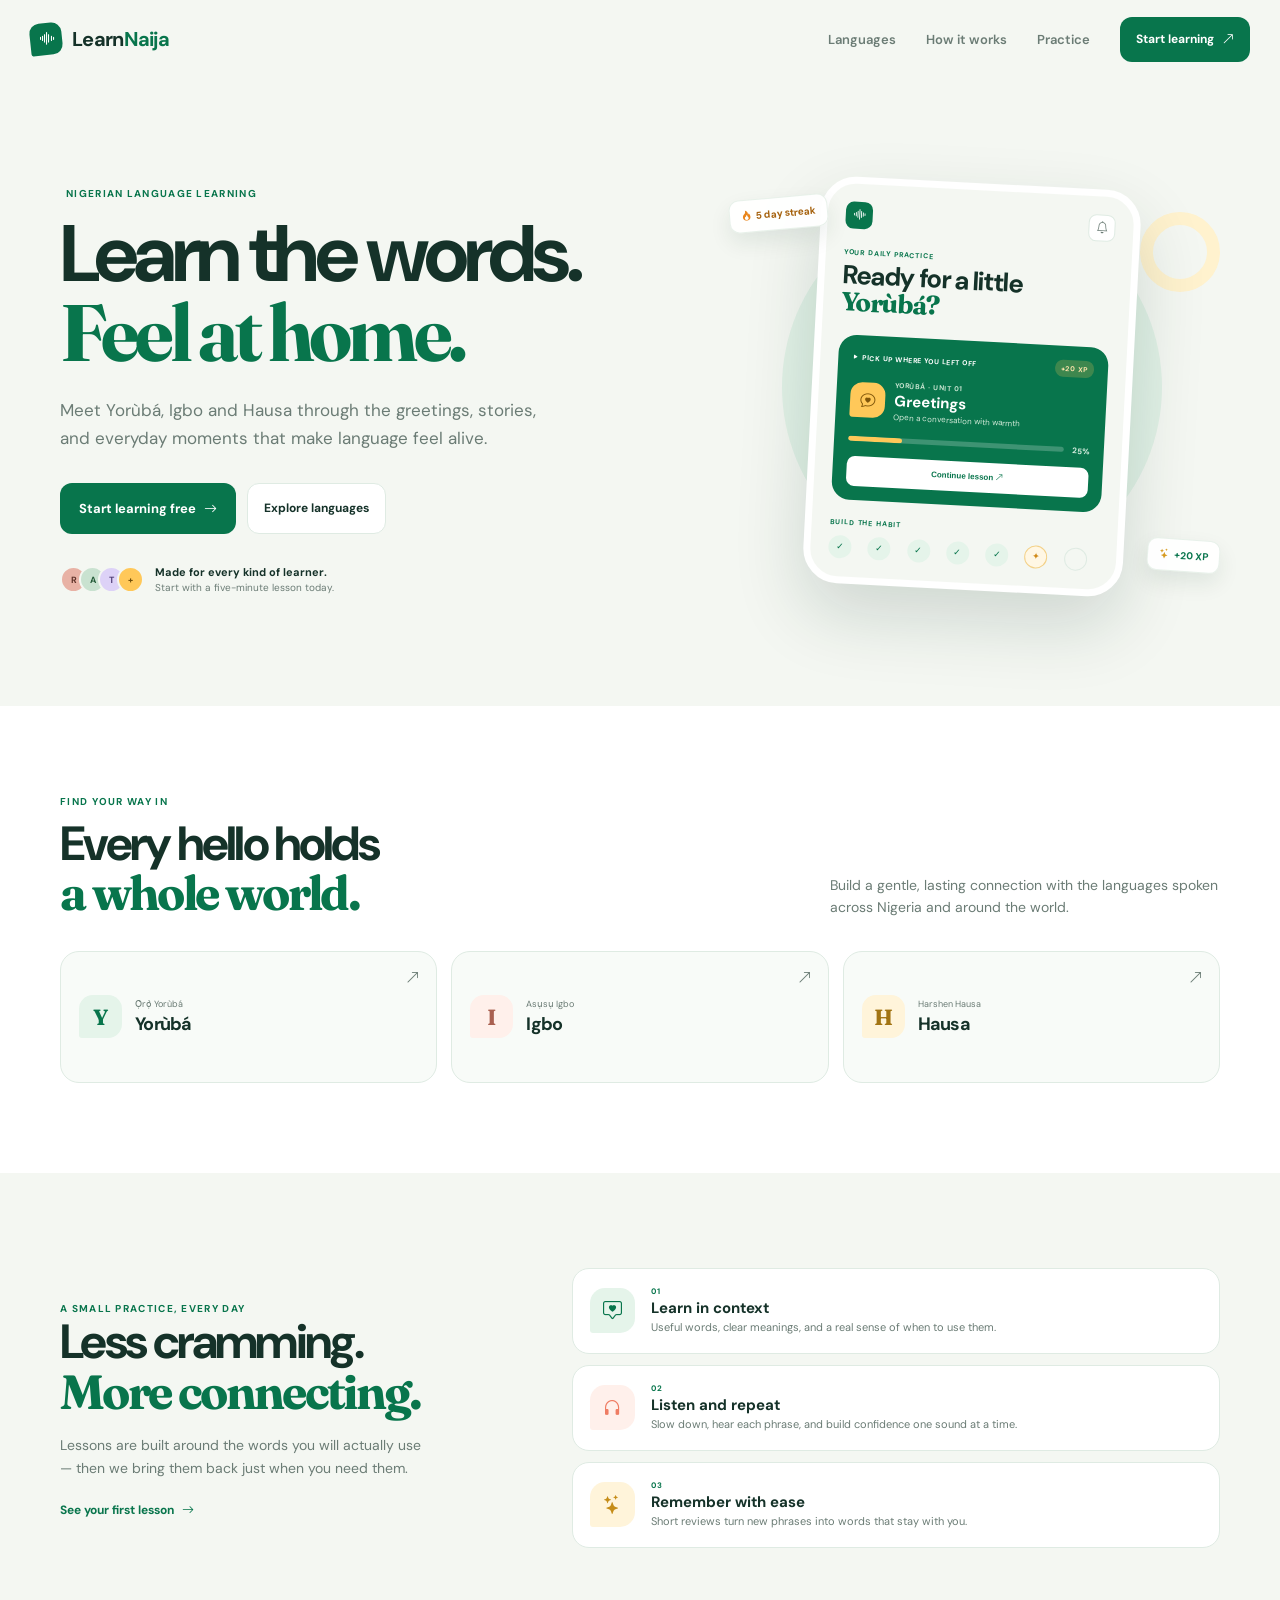
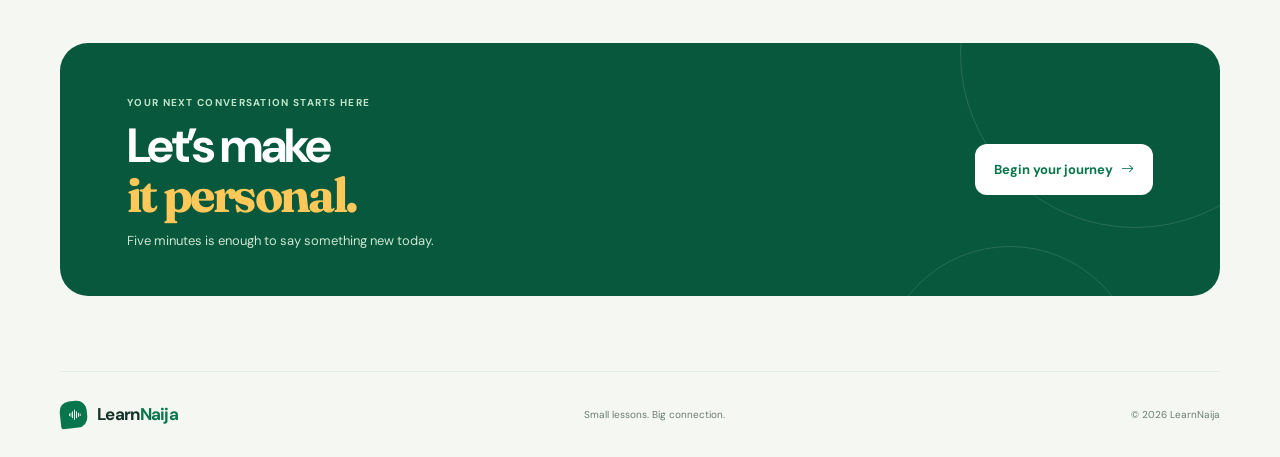
<file: index.html>
<!doctype html>
<html lang="en">
  <head>
    <meta charset="UTF-8" />
    <meta name="viewport" content="width=device-width, initial-scale=1.0" />
    <meta name="theme-color" content="#0a704a" />
    <meta
      name="description"
      content="Learn Yorùbá, Igbo, and Hausa with joyful, everyday lessons."
    />
    <title>LearnNaija — Speak it like home</title>
    <link rel="preconnect" href="https://fonts.googleapis.com" />
    <link rel="preconnect" href="https://fonts.gstatic.com" crossorigin />
    <link
      href="https://fonts.googleapis.com/css2?family=DM+Sans:wght@400;500;600;700&family=Fraunces:opsz,wght@9..144,600;9..144,700&display=swap"
      rel="stylesheet"
    />
    <link
      rel="stylesheet"
      href="https://cdn.jsdelivr.net/npm/bootstrap-icons@1.11.3/font/bootstrap-icons.min.css"
    />
    <link rel="stylesheet" href="styles/index.css" />
    <link rel="manifest" href="manifest.webmanifest" />
  </head>
  <body>
    <header class="landing-nav">
      <a href="index.html" class="brand" aria-label="LearnNaija home"
        ><span class="brand-mark"><i class="bi bi-soundwave"></i></span
        ><span>Learn<span>Naija</span></span></a
      >
      <nav class="desktop-nav" aria-label="Landing navigation">
        <a href="#languages">Languages</a
        ><a href="#how-it-works">How it works</a
        ><a href="app.html#practice">Practice</a>
      </nav>
      <a class="nav-cta" href="app.html"
        >Start learning <i class="bi bi-arrow-up-right"></i
      ></a>
      <button
        class="menu-button"
        id="menu-button"
        type="button"
        aria-label="Open navigation"
        aria-expanded="false"
      >
        <i class="bi bi-list"></i>
      </button>
      <div class="mobile-menu" id="mobile-menu" hidden>
        <a href="#languages">Languages</a
        ><a href="#how-it-works">How it works</a
        ><a href="app.html#practice">Practice</a
        ><a href="app.html">Start learning <i class="bi bi-arrow-right"></i></a>
      </div>
    </header>

    <main>
      <section class="hero site-shell">
        <div class="hero-content">
          <p class="eyebrow">
            <i class="bi bi-sparkle"></i> NIGERIAN LANGUAGE LEARNING
          </p>
          <h1>Learn the words.<br /><em>Feel at home.</em></h1>
          <p class="hero-copy">
            Meet Yorùbá, Igbo and Hausa through the greetings, stories, and
            everyday moments that make language feel alive.
          </p>
          <div class="hero-actions">
            <a href="app.html" class="primary-btn"
              >Start learning free <i class="bi bi-arrow-right"></i></a
            ><a href="#languages" class="secondary-btn">Explore languages</a>
          </div>
          <div class="hero-proof">
            <div class="avatar-stack" aria-hidden="true">
              <span>R</span><span>A</span><span>T</span><span>+</span>
            </div>
            <p>
              <strong>Made for every kind of learner.</strong><br />Start with a
              five-minute lesson today.
            </p>
          </div>
        </div>
        <div
          class="hero-visual"
          aria-label="A preview of the LearnNaija experience"
        >
          <span class="float-tag tag-one"
            ><i class="bi bi-fire"></i> 5 day streak</span
          ><span class="float-tag tag-two"
            ><i class="bi bi-stars"></i> +20 XP</span
          >
          <div class="app-preview">
            <div class="preview-top">
              <span class="preview-logo"><i class="bi bi-soundwave"></i></span
              ><span class="preview-bell"><i class="bi bi-bell"></i></span>
            </div>
            <p class="preview-eyebrow">YOUR DAILY PRACTICE</p>
            <h2>Ready for a little<br /><em>Yorùbá?</em></h2>
            <article class="preview-lesson">
              <div class="preview-lesson-top">
                <span
                  ><i class="bi bi-play-fill"></i> PICK UP WHERE YOU LEFT
                  OFF</span
                ><b>+20 XP</b>
              </div>
              <div class="preview-lesson-body">
                <i class="bi bi-chat-heart"></i>
                <div>
                  <small>YORÙBÁ · UNIT 01</small><strong>Greetings</strong
                  ><span>Open a conversation with warmth</span>
                </div>
              </div>
              <div class="preview-progress"><span></span><b>25%</b></div>
              <button type="button">
                Continue lesson <i class="bi bi-arrow-up-right"></i>
              </button>
            </article>
            <p class="preview-section-label">BUILD THE HABIT</p>
            <div class="preview-week">
              <span>✓</span><span>✓</span><span>✓</span><span>✓</span
              ><span>✓</span><span>✦</span><span></span>
            </div>
          </div>
          <span class="hero-shape shape-one"></span
          ><span class="hero-shape shape-two"></span>
        </div>
      </section>

      <section class="language-strip" id="languages">
        <div class="site-shell">
          <p class="eyebrow">FIND YOUR WAY IN</p>
          <div class="strip-heading">
            <h2>Every hello holds<br /><em>a whole world.</em></h2>
            <p>
              Build a gentle, lasting connection with the languages spoken
              across Nigeria and around the world.
            </p>
          </div>
          <div class="language-grid">
            <a href="app.html#learn" class="language-tile yoruba"
              ><span>Y</span>
              <div><small>Ọ̀rọ̀ Yorùbá</small><strong>Yorùbá</strong></div>
              <i class="bi bi-arrow-up-right"></i></a
            ><a href="app.html#learn" class="language-tile igbo"
              ><span>I</span>
              <div><small>Asụsụ Igbo</small><strong>Igbo</strong></div>
              <i class="bi bi-arrow-up-right"></i></a
            ><a href="app.html#learn" class="language-tile hausa"
              ><span>H</span>
              <div><small>Harshen Hausa</small><strong>Hausa</strong></div>
              <i class="bi bi-arrow-up-right"></i
            ></a>
          </div>
        </div>
      </section>

      <section class="how-section site-shell" id="how-it-works">
        <div class="how-copy">
          <p class="eyebrow">A SMALL PRACTICE, EVERY DAY</p>
          <h2>Less cramming.<br /><em>More connecting.</em></h2>
          <p>
            Lessons are built around the words you will actually use — then we
            bring them back just when you need them.
          </p>
          <a href="app.html" class="inline-link"
            >See your first lesson <i class="bi bi-arrow-right"></i
          ></a>
        </div>
        <div class="how-cards">
          <article>
            <span class="how-icon"
              ><i class="bi bi-chat-square-heart"></i
            ></span>
            <div>
              <small>01</small>
              <h3>Learn in context</h3>
              <p>
                Useful words, clear meanings, and a real sense of when to use
                them.
              </p>
            </div>
          </article>
          <article>
            <span class="how-icon coral"><i class="bi bi-headphones"></i></span>
            <div>
              <small>02</small>
              <h3>Listen and repeat</h3>
              <p>
                Slow down, hear each phrase, and build confidence one sound at a
                time.
              </p>
            </div>
          </article>
          <article>
            <span class="how-icon yellow"><i class="bi bi-stars"></i></span>
            <div>
              <small>03</small>
              <h3>Remember with ease</h3>
              <p>
                Short reviews turn new phrases into words that stay with you.
              </p>
            </div>
          </article>
        </div>
      </section>

      <section class="closing-cta site-shell">
        <div>
          <p class="eyebrow">YOUR NEXT CONVERSATION STARTS HERE</p>
          <h2>Let’s make<br /><em>it personal.</em></h2>
          <p>Five minutes is enough to say something new today.</p>
        </div>
        <a href="app.html" class="primary-btn light"
          >Begin your journey <i class="bi bi-arrow-right"></i></a
        ><span class="cta-orbit one"></span><span class="cta-orbit two"></span>
      </section>
    </main>

    <footer class="landing-footer site-shell">
      <a href="index.html" class="brand"
        ><span class="brand-mark"><i class="bi bi-soundwave"></i></span
        ><span>Learn<span>Naija</span></span></a
      >
      <p>Small lessons. Big connection.</p>
      <span>© <span id="year"></span> LearnNaija</span>
    </footer>
    <script src="js/index.js"></script>
  <script>if("serviceWorker" in navigator) navigator.serviceWorker.register("sw.js").catch(()=>{});</script>
  </body>
</html>
</file>
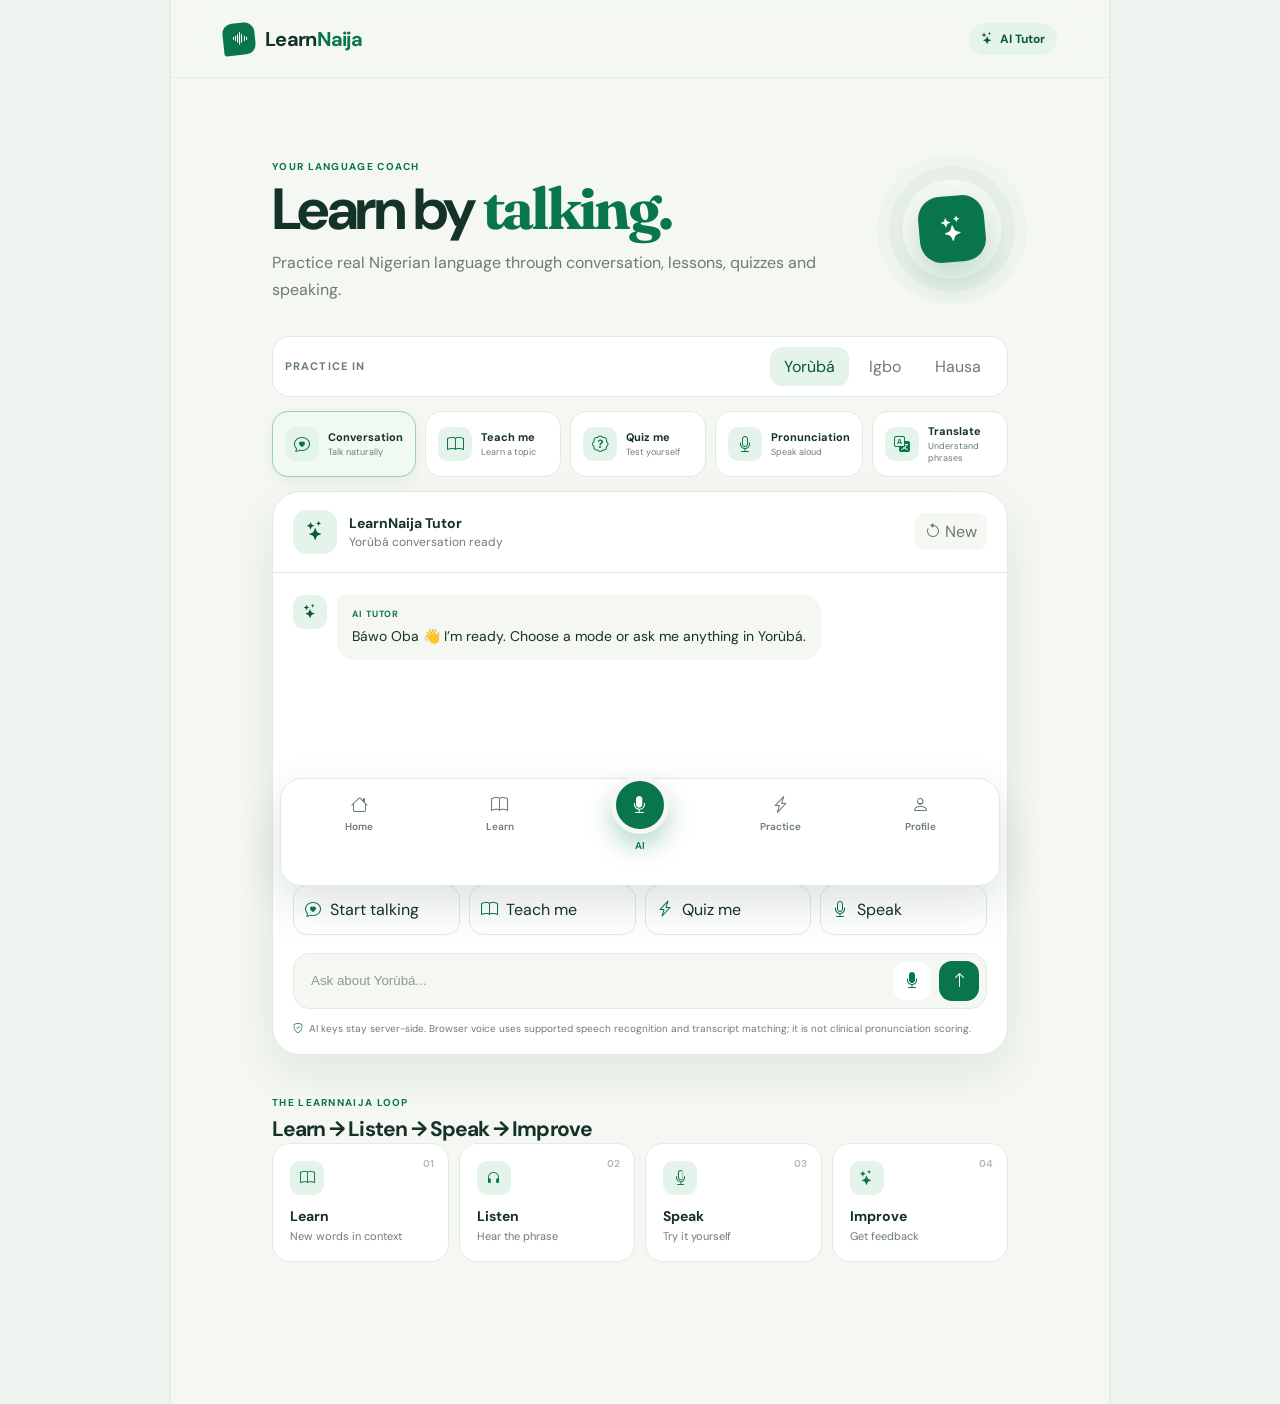
<file: ai-tutor.html>
<!doctype html>
<html lang="en">
<head>
<meta charset="UTF-8"><meta name="viewport" content="width=device-width,initial-scale=1.0"><meta name="theme-color" content="#0a704a"><meta name="description" content="LearnNaija AI Tutor — practice Nigerian languages through conversation."><title>AI Tutor — LearnNaija</title>
<link rel="preconnect" href="https://fonts.googleapis.com"><link rel="preconnect" href="https://fonts.gstatic.com" crossorigin><link href="https://fonts.googleapis.com/css2?family=DM+Sans:wght@400;500;600;700&family=Fraunces:opsz,wght@9..144,600;9..144,700&display=swap" rel="stylesheet"><link rel="stylesheet" href="https://cdn.jsdelivr.net/npm/bootstrap-icons@1.11.3/font/bootstrap-icons.min.css"><link rel="stylesheet" href="styles/app.css"><link rel="stylesheet" href="styles/ai-tutor.css"><link rel="manifest" href="manifest.webmanifest">
</head>
<body><div class="app-shell ai-shell"><header class="app-header ai-header"><a href="app.html" class="app-brand" aria-label="Back to LearnNaija"><span class="brand-mark"><i class="bi bi-soundwave"></i></span><span>Learn<span>Naija</span></span></a><div class="app-header-actions"><span class="ai-live-pill"><i class="bi bi-stars"></i> AI Tutor</span></div></header>
<main class="app-content ai-content">
<section class="ai-hero"><div class="ai-hero-copy"><p class="eyebrow">YOUR LANGUAGE COACH</p><h1>Learn by <em>talking.</em></h1><p>Practice real Nigerian language through conversation, lessons, quizzes and speaking.</p></div><div class="ai-orb" aria-hidden="true"><span class="orb-ring"></span><span class="orb-face"><i class="bi bi-stars"></i></span></div></section>
<section class="language-switcher" aria-label="Choose practice language"><span class="switcher-label">PRACTICE IN</span><div class="language-tabs" role="tablist"><button class="language-tab active" data-language="yoruba" type="button">Yorùbá</button><button class="language-tab" data-language="igbo" type="button">Igbo</button><button class="language-tab" data-language="hausa" type="button">Hausa</button></div></section>
<section class="ai-mode-grid" aria-label="Choose an AI practice mode"><button class="ai-mode active" data-mode="conversation" type="button"><i class="bi bi-chat-heart"></i><span><strong>Conversation</strong><small>Talk naturally</small></span></button><button class="ai-mode" data-mode="teach" type="button"><i class="bi bi-book"></i><span><strong>Teach me</strong><small>Learn a topic</small></span></button><button class="ai-mode" data-mode="quiz" type="button"><i class="bi bi-patch-question"></i><span><strong>Quiz me</strong><small>Test yourself</small></span></button><button class="ai-mode" data-mode="pronunciation" type="button"><i class="bi bi-mic"></i><span><strong>Pronunciation</strong><small>Speak aloud</small></span></button><button class="ai-mode" data-mode="translate" type="button"><i class="bi bi-translate"></i><span><strong>Translate</strong><small>Understand phrases</small></span></button></section>
<section class="tutor-card" aria-label="AI Tutor conversation"><div class="tutor-card-head"><div class="tutor-identity"><div class="tutor-avatar"><i class="bi bi-stars"></i></div><div><strong>LearnNaija Tutor</strong><span id="tutor-status">Yorùbá conversation ready</span></div></div><button class="ai-clear" id="clear-chat" type="button" aria-label="Start a new AI session"><i class="bi bi-arrow-counterclockwise"></i> New</button></div>
<div class="chat-area" id="chat-area" aria-live="polite"><div class="chat-message tutor-message"><div class="message-avatar"><i class="bi bi-stars"></i></div><div class="message-bubble"><span class="message-label">AI TUTOR</span><p id="welcome-message">Báwo Oba 👋 I’m ready. Choose a mode above or tell me what you want to learn.</p></div></div></div>
<div class="quick-actions"><button class="quick-action" data-prompt="Practice a simple conversation with me" type="button"><i class="bi bi-chat-heart"></i><span>Start talking</span></button><button class="quick-action" data-prompt="Teach me three useful beginner phrases" type="button"><i class="bi bi-book"></i><span>Teach me</span></button><button class="quick-action" data-prompt="Quiz me on beginner phrases" type="button"><i class="bi bi-lightning-charge"></i><span>Quiz me</span></button><button class="quick-action" data-prompt="Give me one phrase to pronounce" type="button"><i class="bi bi-mic"></i><span>Speak</span></button></div>
<form class="chat-composer" id="chat-form"><label class="sr-only" for="chat-input">Message your AI tutor</label><input id="chat-input" type="text" autocomplete="off" placeholder="Ask your tutor anything..."><button class="voice-button" id="voice-button" type="button" aria-label="Voice practice"><i class="bi bi-mic-fill"></i></button><button class="send-button" type="submit" aria-label="Send message"><i class="bi bi-arrow-up"></i></button></form>
<p class="ai-note"><i class="bi bi-shield-check"></i> AI keys stay server-side. Browser voice uses supported speech recognition and transcript matching; it is not clinical pronunciation scoring.</p></section>
<section class="ai-next-section"><div class="section-heading compact"><div><p class="eyebrow">THE LEARNNAIJA LOOP</p><h2>Learn → Listen → Speak → Improve</h2></div></div><div class="practice-loop"><div><span>01</span><i class="bi bi-book"></i><strong>Learn</strong><small>New words in context</small></div><div><span>02</span><i class="bi bi-headphones"></i><strong>Listen</strong><small>Hear the phrase</small></div><div><span>03</span><i class="bi bi-mic"></i><strong>Speak</strong><small>Try it yourself</small></div><div><span>04</span><i class="bi bi-stars"></i><strong>Improve</strong><small>Get feedback</small></div></div></section>
<nav class="ai-bottom-nav" aria-label="Main navigation"><a href="app.html"><i class="bi bi-house"></i><span>Home</span></a><a href="app.html#learn"><i class="bi bi-book"></i><span>Learn</span></a><a href="ai-tutor.html" class="active ai-nav-center"><span class="ai-nav-mic"><i class="bi bi-mic-fill"></i></span><span>AI</span></a><a href="app.html#practice"><i class="bi bi-lightning-charge"></i><span>Practice</span></a><a href="app.html#profile"><i class="bi bi-person"></i><span>Profile</span></a></nav>
</main></div><script src="js/ai-tutor.js"></script><script>if("serviceWorker"in navigator)navigator.serviceWorker.register("sw.js").catch(()=>{});</script></body></html>
</file>
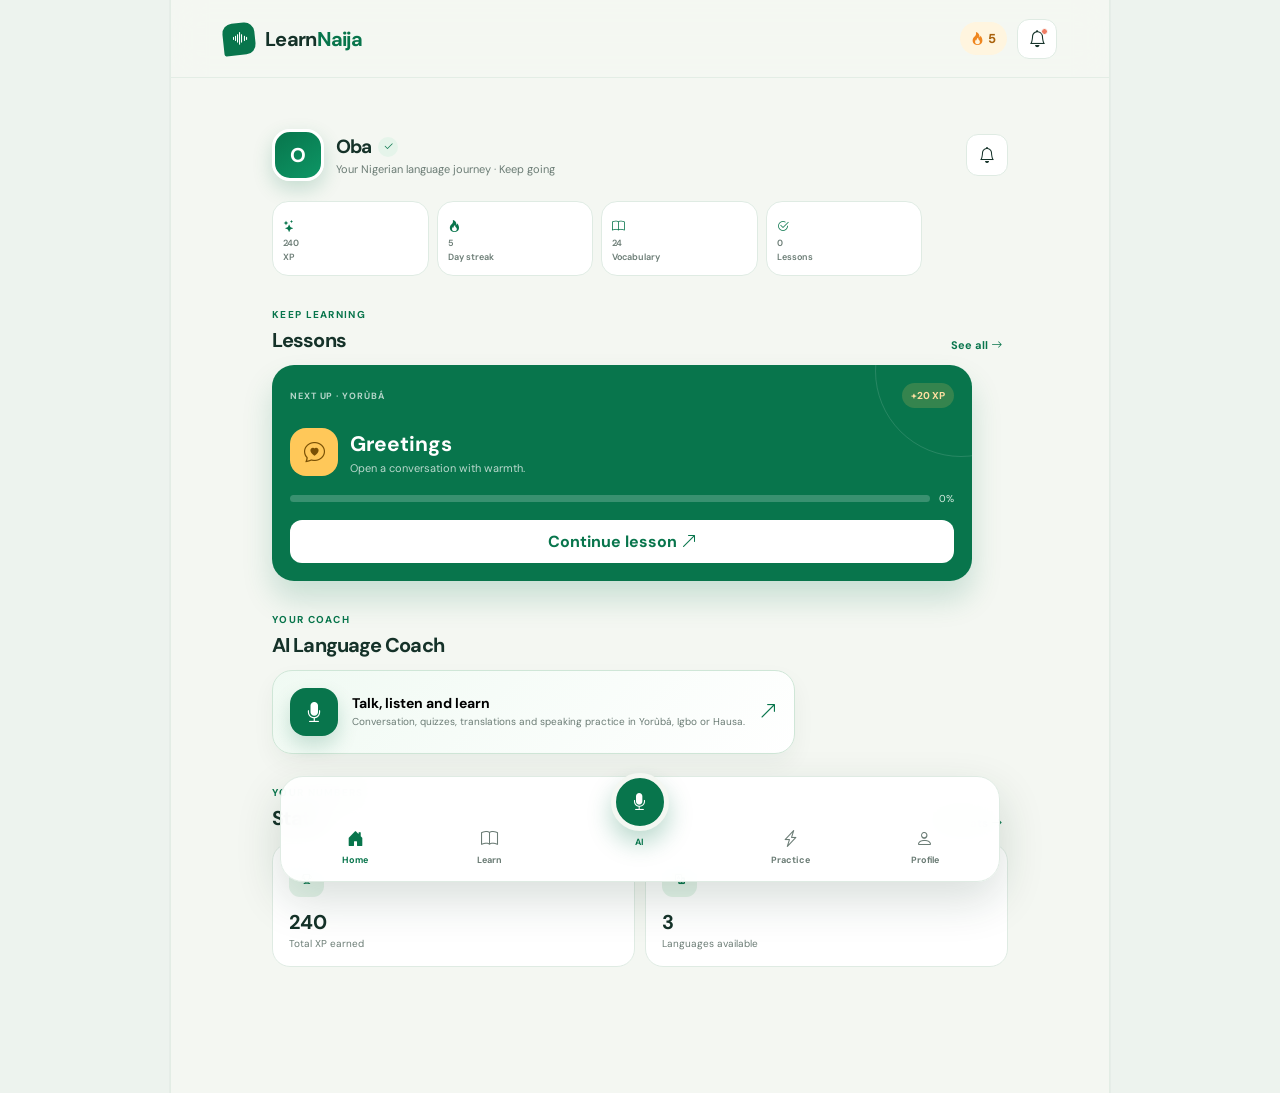
<file: app.html>
<!doctype html>
<html lang="en">
<head><meta charset="UTF-8"><meta name="viewport" content="width=device-width, initial-scale=1.0"><meta name="theme-color" content="#0a704a"><title>LearnNaija — Learn Nigerian languages</title><link rel="preconnect" href="https://fonts.googleapis.com"><link rel="preconnect" href="https://fonts.gstatic.com" crossorigin><link href="https://fonts.googleapis.com/css2?family=DM+Sans:wght@400;500;600;700&family=Fraunces:opsz,wght@9..144,600;9..144,700&display=swap" rel="stylesheet"><link rel="stylesheet" href="https://cdn.jsdelivr.net/npm/bootstrap-icons@1.11.3/font/bootstrap-icons.min.css"><link rel="stylesheet" href="styles/app.css"><link rel="stylesheet" href="styles/home-v2.css"><link rel="manifest" href="manifest.webmanifest"></head>
<body><div class="app-shell">
<header class="app-header"><a href="index.html" class="app-brand" aria-label="LearnNaija home"><span class="brand-mark" aria-hidden="true"><i class="bi bi-soundwave"></i></span><span>Learn<span>Naija</span></span></a><div class="app-header-actions"><div class="header-streak" title="Current streak"><i class="bi bi-fire"></i><span id="header-streak-value">5</span></div><button class="icon-button notification-button" id="notification-trigger" type="button" aria-label="View notifications"><i class="bi bi-bell"></i><span class="notification-dot"></span></button></div></header>
<main class="app-content">
<section id="home" class="app-screen active-screen" aria-labelledby="home-title"><div class="home-intro"><div><p class="eyebrow" id="today-label">YOUR DAILY PRACTICE</p><h1 id="home-title">Ready for a little <em>Yorùbá?</em></h1><p class="intro-copy">A few focused minutes today keeps every word closer.</p></div><div class="daily-orbit" aria-label="Daily goal: one lesson"><svg viewBox="0 0 44 44" aria-hidden="true"><circle cx="22" cy="22" r="18"></circle><circle class="orbit-progress" cx="22" cy="22" r="18"></circle></svg><strong id="daily-goal-value">0<small>/1</small></strong></div></div></section>
<section id="learn" class="app-screen" aria-labelledby="learn-title"><div class="screen-heading"><p class="eyebrow">YOUR LANGUAGE PATHS</p><h1 id="learn-title">Choose your <em>journey.</em></h1><span>Every lesson brings you closer to the people and places you love.</span></div><div class="language-list"><button class="language-card language-card--yoruba" data-language="yoruba" type="button"><span class="language-pattern" aria-hidden="true"></span><div class="language-top"><span class="language-badge">Y</span><span class="language-info"><small>Ọ̀rọ̀ Yorùbá</small><strong>Yorùbá</strong><em id="yoruba-status">Ready to begin</em></span><i class="bi bi-arrow-up-right"></i></div><div class="language-progress"><span><b id="yoruba-lessons">0</b> of <b id="lesson-total">4</b> lessons</span><strong id="yoruba-percentage">0%</strong></div><div class="progress-bar"><div class="progress-fill" id="yoruba-progress-fill"></div></div></button><button class="language-card language-card--igbo" data-language="igbo" type="button"><span class="language-pattern" aria-hidden="true"></span><div class="language-top"><span class="language-badge">I</span><span class="language-info"><small>Asụsụ Igbo</small><strong>Igbo</strong><em>Coming next</em></span><i class="bi bi-arrow-up-right"></i></div><div class="language-progress"><span>0 of 4 lessons</span><strong>New path</strong></div><div class="progress-bar"><div class="progress-fill"></div></div></button><button class="language-card language-card--hausa" data-language="hausa" type="button"><span class="language-pattern" aria-hidden="true"></span><div class="language-top"><span class="language-badge">H</span><span class="language-info"><small>Harshen Hausa</small><strong>Hausa</strong><em>Coming next</em></span><i class="bi bi-arrow-up-right"></i></div><div class="language-progress"><span>0 of 4 lessons</span><strong>New path</strong></div><div class="progress-bar"><div class="progress-fill"></div></div></button></div><aside class="language-note"><i class="bi bi-globe2"></i><p><strong>More languages are on their way.</strong> Your early feedback helps us decide what to build next.</p><button data-modal="request-language" type="button">Request a language</button></aside></section>
<section id="yoruba-course" class="app-screen" aria-labelledby="course-title"><button class="back-button" id="back-to-languages" type="button"><i class="bi bi-arrow-left"></i> All languages</button><div class="course-hero"><div><p class="eyebrow">BEGINNER PATH · A1</p><h1 id="course-title">Yorùbá <em>basics</em></h1><p>Learn the everyday language of greetings, introductions, and connection.</p></div><div class="course-progress-ring" aria-label="Course completion"><svg viewBox="0 0 72 72"><circle cx="36" cy="36" r="29"></circle><circle id="course-progress-ring" class="ring-progress" cx="36" cy="36" r="29"></circle></svg><strong id="course-progress-number">0<small>%</small></strong></div></div><div class="course-meta"><span><i class="bi bi-layers"></i> 1 unit</span><span><i class="bi bi-clock"></i> About 20 minutes</span><span><i class="bi bi-award"></i> 80 XP available</span></div><div class="unit-heading"><div><p>UNIT 01</p><h2>Everyday beginnings</h2></div><span id="course-progress-text">0 of 4 complete</span></div><div class="lesson-path"><span class="path-line" aria-hidden="true"></span><button class="lesson-row course-lesson" data-lesson="greetings" type="button"><span class="path-node"><i class="bi bi-chat-heart"></i></span><span class="lesson-row-copy"><small>LESSON 01</small><strong>Greetings</strong><em>Open a conversation with warmth</em></span><span class="lesson-row-status"><b>20 XP</b><i class="bi bi-arrow-right"></i></span></button><button class="lesson-row course-lesson" data-lesson="introductions" type="button"><span class="path-node"><i class="bi bi-person-heart"></i></span><span class="lesson-row-copy"><small>LESSON 02</small><strong>Introductions</strong><em>Say your name and ask theirs</em></span><span class="lesson-row-status"><b>20 XP</b><i class="bi bi-lock-fill"></i></span></button><button class="lesson-row course-lesson" data-lesson="courtesy" type="button"><span class="path-node"><i class="bi bi-heart"></i></span><span class="lesson-row-copy"><small>LESSON 03</small><strong>Courtesy</strong><em>Kind words for every day</em></span><span class="lesson-row-status"><b>20 XP</b><i class="bi bi-lock-fill"></i></span></button><button class="lesson-row course-lesson" data-lesson="numbers" type="button"><span class="path-node"><i class="bi bi-123"></i></span><span class="lesson-row-copy"><small>LESSON 04</small><strong>Numbers</strong><em>Count from one to ten</em></span><span class="lesson-row-status"><b>20 XP</b><i class="bi bi-lock-fill"></i></span></button></div></section>
<section id="lesson" class="app-screen" aria-live="polite"><header class="lesson-header"><button class="lesson-back icon-button" id="lesson-back" type="button" aria-label="Back to course"><i class="bi bi-x-lg"></i></button><div class="lesson-header-info"><span id="lesson-unit">UNIT 01</span><strong id="lesson-title">Greetings</strong></div><span class="lesson-counter" id="lesson-counter">1 / 4</span></header><div class="lesson-progress-bar"><div id="lesson-progress-fill"></div></div><div class="lesson-content" id="lesson-content"></div></section>
<section id="practice" class="app-screen" aria-labelledby="practice-title"><div class="screen-heading"><p class="eyebrow">FIVE MINUTES, BIG DIFFERENCE</p><h1 id="practice-title">Practice in your <em>own way.</em></h1><span>Review words, tune your ear, or give yourself a quick win.</span></div><div class="practice-feature"><div><span class="pill"><i class="bi bi-stars"></i> DAILY REVIEW</span><h2>Keep your words warm.</h2><p>Three bite-size prompts, tailored to what you have learned so far.</p><button class="dark-button" data-practice="quick-quiz" type="button">Start daily review <i class="bi bi-arrow-right"></i></button></div><i class="bi bi-balloon-heart-fill" aria-hidden="true"></i></div><div class="practice-grid"><button class="practice-card vocab-card" data-practice="vocabulary" type="button"><i class="bi bi-journal-text"></i><span><strong>Vocabulary</strong><small>Recall useful words</small></span><b>5 mins</b></button><button class="practice-card listening-card" data-practice="listening" type="button"><i class="bi bi-headphones"></i><span><strong>Listening</strong><small>Train your ear</small></span><b>3 mins</b></button><button class="practice-card speaking-card" data-practice="speaking" type="button"><i class="bi bi-mic"></i><span><strong>Speaking</strong><small>Say it with confidence</small></span><b>4 mins</b></button><button class="practice-card quiz-card" data-practice="quick-quiz" type="button"><i class="bi bi-patch-question"></i><span><strong>Quick quiz</strong><small>Test what you know</small></span><b>3 mins</b></button></div><div id="practice-session" class="practice-session" hidden></div></section>
<section id="profile" class="app-screen" aria-labelledby="profile-title"><div class="profile-hero"><div class="avatar">O<span></span></div><div><p class="eyebrow">YOUR LEARNER PROFILE</p><h1 id="profile-title">Oba <span>✦</span></h1><p>Yorùbá beginner · Building a beautiful habit</p></div><button class="profile-edit" data-modal="settings" type="button" aria-label="Edit profile"><i class="bi bi-pencil"></i></button></div><div class="profile-stats"><div><strong id="profile-xp">240</strong><span>XP earned</span></div><div><strong id="profile-streak">5</strong><span>Day streak</span></div><div><strong id="profile-lessons">0</strong><span>Lessons</span></div></div><section class="profile-goal"><div><span class="goal-icon"><i class="bi bi-bullseye"></i></span><div><p>THIS WEEK'S GOAL</p><h2>Complete 3 lessons</h2><span id="profile-goal-copy">You are ready for your first one.</span></div></div><strong id="profile-goal-value">0/3</strong><div class="profile-goal-track"><div id="profile-goal-fill"></div></div></section><div class="profile-menu"><button data-modal="my-language" type="button"><i class="bi bi-translate"></i><span><strong>My language</strong><small>Yorùbá · Beginner</small></span><i class="bi bi-chevron-right"></i></button><button data-modal="achievements" type="button"><i class="bi bi-trophy"></i><span><strong>Achievements</strong><small>See your learning milestones</small></span><i class="bi bi-chevron-right"></i></button><button data-modal="settings" type="button"><i class="bi bi-gear"></i><span><strong>Settings</strong><small>Audio, reminders and more</small></span><i class="bi bi-chevron-right"></i></button></div></section>
</main></div>
<button id="challenge-button" hidden type="button">Challenge</button>
<div class="modal-layer" id="modal-layer" hidden role="presentation"><div class="modal-card" id="modal-card" role="dialog" aria-modal="true" aria-labelledby="modal-title"></div></div><div class="toast" id="toast" role="status" aria-live="polite"></div><script src="js/app.js"></script><script src="js/home-v2.js"></script><script src="js/language-courses.js"></script><script>if("serviceWorker" in navigator) navigator.serviceWorker.register("sw.js").catch(()=>{});</script></body></html>
</file>
<file: styles/index.css>
:root { --ink:#153229; --muted:#6b7c75; --green:#08754c; --green-deep:#07583c; --green-pale:#e5f4ea; --yellow:#ffc859; --coral:#ef7c63; --line:#dfebe3; --soft:#f4f7f2; }
* { box-sizing:border-box; } html { scroll-behavior:smooth; } body { min-width:320px; margin:0; color:var(--ink); background:var(--soft); font-family:"DM Sans",Arial,sans-serif; } a,button { -webkit-tap-highlight-color:transparent; } a:focus-visible, button:focus-visible { outline:3px solid var(--yellow); outline-offset:4px; } h1,h2,h3,p { margin:0; } h1,h2 { letter-spacing:-.055em; } em { color:var(--green); font-family:"Fraunces",Georgia,serif; font-style:normal; }.site-shell { width:min(1160px,calc(100% - 48px)); margin:0 auto; }.eyebrow { display:inline-flex; align-items:center; gap:6px; color:var(--green); font-size:10px; font-weight:700; letter-spacing:.13em; }
.landing-nav { position:relative; z-index:20; height:78px; display:flex; align-items:center; justify-content:space-between; width:min(1220px,calc(100% - 48px)); margin:0 auto; }.brand { display:inline-flex; align-items:center; gap:10px; color:var(--ink); text-decoration:none; font-size:20px; font-weight:700; letter-spacing:-.7px; }.brand > span:last-child span { color:var(--green); }.brand-mark { width:32px; height:32px; display:grid; place-items:center; border-radius:10px 10px 10px 2px; background:var(--green); color:#fff; font-size:17px; transform:rotate(-6deg); }.brand-mark i { transform:rotate(6deg); }.desktop-nav { display:flex; align-items:center; gap:30px; margin-left:auto; margin-right:30px; }.desktop-nav a { color:var(--muted); font-size:13px; font-weight:600; text-decoration:none; }.desktop-nav a:hover { color:var(--green); }.nav-cta,.primary-btn,.secondary-btn { display:inline-flex; align-items:center; justify-content:center; gap:8px; min-height:45px; padding:0 16px; border-radius:12px; font-size:12px; font-weight:700; text-decoration:none; transition:.2s ease; }.nav-cta,.primary-btn { background:var(--green); color:white; }.nav-cta:hover,.primary-btn:hover { background:var(--green-deep); transform:translateY(-2px); }.menu-button { display:none; width:40px; height:40px; border:1px solid var(--line); border-radius:12px; background:white; color:var(--ink); font-size:18px; cursor:pointer; }.mobile-menu { display:none; }
.hero { display:grid; grid-template-columns:1fr .85fr; gap:80px; min-height:600px; padding-top:76px; padding-bottom:87px; align-items:center; }.hero-content { max-width:580px; }.hero h1 { margin-top:15px; font-size:clamp(50px,6.5vw,80px); line-height:.98; }.hero-copy { max-width:510px; margin-top:22px; color:var(--muted); font-size:17px; line-height:1.65; }.hero-actions { display:flex; flex-wrap:wrap; gap:11px; margin-top:31px; }.primary-btn { min-height:51px; padding:0 19px; font-size:13px; }.secondary-btn { border:1px solid var(--line); background:white; color:var(--ink); }.secondary-btn:hover { border-color:#8ec19e; color:var(--green); transform:translateY(-2px); }.hero-proof { display:flex; align-items:center; gap:11px; margin-top:30px; }.avatar-stack { display:flex; padding-left:8px; }.avatar-stack span { width:27px; height:27px; display:grid; place-items:center; margin-left:-8px; border:2px solid var(--soft); border-radius:50%; background:#e8b2a5; color:#5e332a; font-size:9px; font-weight:700; }.avatar-stack span:nth-child(2) { background:#c9e2d0; color:#245b38; }.avatar-stack span:nth-child(3) { background:#ddd2f7; color:#514077; }.avatar-stack span:last-child { background:var(--yellow); color:#724e08; }.hero-proof p { color:var(--muted); font-size:10px; line-height:1.5; }.hero-proof strong { color:var(--ink); font-size:11px; }
.hero-visual { position:relative; min-height:465px; display:grid; place-items:center; }.app-preview { position:relative; z-index:2; width:320px; padding:18px; border:7px solid white; border-radius:35px; background:#f4f7f2; box-shadow:0 30px 70px rgba(14,52,37,.16); transform:rotate(3deg); }.preview-top { display:flex; align-items:center; justify-content:space-between; }.preview-logo,.preview-bell { width:27px; height:27px; display:grid; place-items:center; border-radius:8px; }.preview-logo { background:var(--green); color:white; font-size:14px; }.preview-bell { border:1px solid var(--line); background:white; color:var(--muted); font-size:12px; }.preview-eyebrow,.preview-section-label { margin-top:19px; color:var(--green); font-size:7px; font-weight:700; letter-spacing:.12em; }.app-preview h2 { margin-top:5px; font-size:26px; line-height:1.05; }.preview-lesson { margin-top:18px; padding:14px; overflow:hidden; border-radius:18px; background:var(--green); color:white; }.preview-lesson-top,.preview-lesson-body,.preview-progress { display:flex; align-items:center; }.preview-lesson-top { justify-content:space-between; font-size:7px; font-weight:700; letter-spacing:.07em; }.preview-lesson-top b { padding:4px 6px; border-radius:8px; background:rgba(255,200,89,.22); color:#ffe5ad; font-size:7px; }.preview-lesson-body { gap:9px; margin-top:13px; }.preview-lesson-body > i { width:35px; height:35px; display:grid; place-items:center; border-radius:12px 12px 12px 3px; background:var(--yellow); color:#7f550a; font-size:15px; }.preview-lesson-body div { display:grid; gap:1px; }.preview-lesson-body small { color:#c9e5d1; font-size:7px; font-weight:700; letter-spacing:.07em; }.preview-lesson-body strong { font-size:15px; }.preview-lesson-body span { color:#d3ead9; font-size:8px; }.preview-progress { gap:8px; margin-top:14px; }.preview-progress span { height:5px; flex:1; overflow:hidden; border-radius:99px; background:rgba(255,255,255,.22); }.preview-progress span::after { display:block; width:25%; height:100%; content:""; border-radius:99px; background:var(--yellow); }.preview-progress b { color:#d7eee0; font-size:8px; }.preview-lesson button { width:100%; height:30px; margin-top:12px; border:0; border-radius:8px; background:white; color:var(--green); font-size:8px; font-weight:700; }.preview-section-label { margin-top:18px; }.preview-week { display:grid; grid-template-columns:repeat(7,1fr); gap:5px; margin-top:9px; }.preview-week span { width:23px; height:23px; display:grid; place-items:center; border:1px solid var(--line); border-radius:50%; color:#8ea196; font-size:9px; }.preview-week span:nth-child(-n+5) { border:0; background:var(--green-pale); color:var(--green); }.preview-week span:nth-child(6) { border-color:#f3d189; background:#fff7e4; color:#d18a18; }.float-tag { position:absolute; z-index:3; display:flex; align-items:center; gap:5px; padding:9px 11px; border:1px solid rgba(222,235,226,.7); border-radius:10px; background:rgba(255,255,255,.92); box-shadow:0 10px 22px rgba(14,52,37,.09); font-size:10px; font-weight:700; }.tag-one { top:43px; left:1%; color:#a5610d; transform:rotate(-5deg); }.tag-one i { color:#e9851b; }.tag-two { right:0; bottom:47px; color:var(--green); transform:rotate(4deg); }.tag-two i { color:#d79b20; }.hero-shape { position:absolute; border-radius:50%; }.shape-one { width:380px; height:380px; background:#e1f1e6; }.shape-two { width:80px; height:80px; right:0; top:58px; border:13px solid #fff2ce; }
.language-strip { padding:83px 0 90px; background:white; }.strip-heading { display:flex; align-items:flex-end; justify-content:space-between; gap:30px; margin-top:9px; }.strip-heading h2,.how-copy h2,.closing-cta h2 { font-size:clamp(33px,4vw,48px); line-height:1.03; }.strip-heading > p { max-width:390px; color:var(--muted); font-size:14px; line-height:1.6; }.language-grid { display:grid; grid-template-columns:repeat(3,1fr); gap:14px; margin-top:32px; }.language-tile { position:relative; display:flex; align-items:center; gap:13px; min-height:132px; padding:18px; overflow:hidden; border:1px solid var(--line); border-radius:19px; background:#f8fbf8; color:var(--ink); text-decoration:none; transition:.2s ease; }.language-tile:hover { border-color:#98c8a7; transform:translateY(-4px); box-shadow:0 15px 26px rgba(15,54,38,.07); }.language-tile > span { width:43px; height:43px; display:grid; flex:0 0 auto; place-items:center; border-radius:14px 14px 14px 3px; background:var(--green-pale); color:var(--green); font-family:"Fraunces",Georgia,serif; font-size:22px; font-weight:700; }.language-tile div { display:grid; gap:2px; }.language-tile small { color:var(--muted); font-size:9px; }.language-tile strong { font-size:18px; letter-spacing:-.04em; }.language-tile > i { position:absolute; right:16px; top:16px; color:var(--muted); font-size:14px; }.language-tile.igbo > span { background:#fff0eb; color:#a96050; }.language-tile.hausa > span { background:#fff4da; color:#a27413; }
.how-section { display:grid; grid-template-columns:.8fr 1.2fr; gap:80px; padding:95px 0; align-items:center; }.how-copy > p:last-of-type { max-width:365px; margin-top:17px; color:var(--muted); font-size:14px; line-height:1.65; }.inline-link { display:inline-flex; align-items:center; gap:8px; margin-top:22px; color:var(--green); font-size:12px; font-weight:700; text-decoration:none; }.inline-link:hover { text-decoration:underline; }.how-cards { display:grid; gap:11px; }.how-cards article { display:flex; align-items:center; gap:16px; padding:17px; border:1px solid var(--line); border-radius:17px; background:white; }.how-icon { width:45px; height:45px; display:grid; flex:0 0 auto; place-items:center; border-radius:15px 15px 15px 3px; background:var(--green-pale); color:var(--green); font-size:19px; }.how-icon.coral { background:#fff0eb; color:var(--coral); }.how-icon.yellow { background:#fff4da; color:#c58c18; }.how-cards article > div { display:grid; gap:2px; }.how-cards small { color:var(--green); font-size:8px; font-weight:700; letter-spacing:.1em; }.how-cards h3 { font-size:15px; }.how-cards p { color:var(--muted); font-size:11px; line-height:1.45; }
.closing-cta { position:relative; display:flex; align-items:center; justify-content:space-between; gap:40px; margin-bottom:75px; padding:47px clamp(25px,6vw,67px); overflow:hidden; border-radius:28px; background:var(--green-deep); color:white; }.closing-cta > div,.closing-cta > a { position:relative; z-index:1; }.closing-cta .eyebrow { color:#bfe4ca; }.closing-cta h2 { margin-top:10px; }.closing-cta h2 em { color:var(--yellow); }.closing-cta p:last-child { margin-top:11px; color:#cde5d4; font-size:13px; }.primary-btn.light { flex:0 0 auto; background:white; color:var(--green); }.primary-btn.light:hover { background:#f2f8f3; }.cta-orbit { position:absolute; border:1px solid rgba(255,255,255,.13); border-radius:50%; }.cta-orbit.one { width:350px; height:350px; right:-90px; top:-165px; }.cta-orbit.two { width:260px; height:260px; right:80px; bottom:-210px; }.landing-footer { display:flex; align-items:center; justify-content:space-between; min-height:86px; border-top:1px solid var(--line); color:var(--muted); font-size:10px; }.landing-footer .brand { font-size:17px; }.landing-footer .brand-mark { width:27px; height:27px; font-size:14px; }
@media (max-width:800px) { .desktop-nav,.nav-cta { display:none; }.menu-button { display:grid; place-items:center; }.mobile-menu { position:absolute; top:65px; right:0; left:0; z-index:5; display:grid; gap:4px; padding:12px; border:1px solid var(--line); border-radius:16px; background:white; box-shadow:0 15px 35px rgba(16,49,37,.1); }.mobile-menu[hidden] { display:none; }.mobile-menu a { display:flex; align-items:center; justify-content:space-between; padding:12px; border-radius:10px; color:var(--ink); font-size:13px; font-weight:600; text-decoration:none; }.mobile-menu a:last-child { background:var(--green); color:white; }.hero { grid-template-columns:1fr; gap:53px; padding-top:58px; text-align:center; }.hero-content { margin:0 auto; }.hero-copy { margin-right:auto; margin-left:auto; }.hero-actions,.hero-proof { justify-content:center; }.hero-visual { min-height:420px; }.language-strip { padding:66px 0; }.strip-heading { display:grid; gap:13px; }.how-section { grid-template-columns:1fr; gap:41px; padding:70px 0; }.closing-cta { margin-bottom:58px; }.landing-footer { min-height:76px; } }
@media (max-width:570px) { .site-shell,.landing-nav { width:calc(100% - 32px); }.hero { min-height:0; padding-top:42px; padding-bottom:63px; }.hero h1 { font-size:51px; }.hero-copy { font-size:14px; }.hero-actions { display:grid; }.primary-btn,.secondary-btn { width:100%; }.hero-visual { min-height:370px; }.app-preview { width:284px; transform:rotate(2deg); }.tag-one { left:0; top:21px; }.tag-two { right:0; bottom:15px; }.shape-one { width:320px; height:320px; }.shape-two { width:58px; height:58px; border-width:10px; }.language-grid { grid-template-columns:1fr; margin-top:24px; }.language-tile { min-height:94px; }.language-strip { padding:57px 0; }.how-section { padding:57px 0; }.how-cards article { align-items:flex-start; }.closing-cta { display:grid; gap:24px; padding:31px 24px; border-radius:23px; }.landing-footer > p { display:none; }.landing-footer { font-size:9px; } }
@media (prefers-reduced-motion:reduce) { *,*::before,*::after { scroll-behavior:auto!important; transition-duration:.01ms!important; animation-duration:.01ms!important; } }
</file>
<file: styles/app.css>
:root {
  --ink: #153229;
  --muted: #6b7c75;
  --soft: #f4f7f2;
  --surface: #ffffff;
  --line: #dfebe3;
  --green: #08754c;
  --green-deep: #07583c;
  --green-pale: #e5f4ea;
  --yellow: #ffc859;
  --coral: #ef7c63;
  --purple: #8974dc;
  --shadow: 0 18px 45px rgba(18, 54, 39, .08);
}

* { box-sizing: border-box; }
html { min-height: 100%; scroll-behavior: smooth; }
body { min-width: 320px; min-height: 100vh; margin: 0; background: #edf3ee; color: var(--ink); font-family: "DM Sans", Arial, sans-serif; }
button, a { -webkit-tap-highlight-color: transparent; }
button { font: inherit; }
button:focus-visible, a:focus-visible, input:focus-visible { outline: 3px solid rgba(255, 200, 89, .9); outline-offset: 3px; }

.app-shell { position: relative; min-height: 100vh; max-width: 940px; margin: 0 auto; background: var(--soft); box-shadow: 0 0 0 1px rgba(12, 70, 45, .03); }
.app-header { position: sticky; z-index: 10; top: 0; height: 78px; padding: 0 clamp(20px, 5vw, 52px); display: flex; align-items: center; justify-content: space-between; border-bottom: 1px solid rgba(223, 235, 227, .8); background: rgba(244, 247, 242, .88); backdrop-filter: blur(16px); }
.app-brand { display: inline-flex; align-items: center; gap: 10px; color: var(--ink); text-decoration: none; font-size: 20px; font-weight: 700; letter-spacing: -.7px; }
.app-brand > span:last-child span { color: var(--green); }
.brand-mark { width: 32px; height: 32px; display: grid; place-items: center; border-radius: 10px 10px 10px 2px; background: var(--green); color: white; font-size: 17px; transform: rotate(-6deg); }
.brand-mark i { transform: rotate(6deg); }
.app-header-actions { display: flex; align-items: center; gap: 10px; }
.header-streak { display: flex; align-items: center; gap: 4px; padding: 8px 11px; border-radius: 999px; background: #fff5df; color: #a9610b; font-size: 13px; font-weight: 700; }
.header-streak i { color: #ef861f; }
.icon-button { width: 40px; height: 40px; display: inline-grid; place-items: center; padding: 0; border: 1px solid var(--line); border-radius: 12px; background: var(--surface); color: var(--ink); cursor: pointer; transition: .2s ease; }
.icon-button:hover { border-color: var(--green); color: var(--green); transform: translateY(-1px); }
.notification-button { position: relative; font-size: 17px; }
.notification-dot { position: absolute; top: 8px; right: 8px; width: 7px; height: 7px; border: 1.5px solid white; border-radius: 50%; background: var(--coral); }

.app-content { width: min(100%, 840px); min-height: calc(100vh - 78px); margin: 0 auto; padding: 46px clamp(20px, 5vw, 52px) 126px; }
.app-screen { display: none; animation: enter .34s ease both; }
.app-screen.active-screen { display: block; }
@keyframes enter { from { opacity: 0; transform: translateY(8px); } to { opacity: 1; transform: translateY(0); } }
.eyebrow, .mini-label { display: inline-block; margin: 0; color: var(--green); font-size: 10px; font-weight: 700; letter-spacing: .13em; line-height: 1.4; }
h1, h2, h3, p { margin: 0; }
h1, h2 { letter-spacing: -.045em; }
em { color: var(--green); font-family: "Fraunces", Georgia, serif; font-style: normal; }

/* Home */
.home-intro { display: flex; align-items: flex-end; justify-content: space-between; gap: 28px; }
.home-intro h1, .screen-heading h1 { max-width: 540px; margin-top: 7px; font-size: clamp(34px, 5vw, 49px); line-height: 1.02; }
.intro-copy { max-width: 470px; margin-top: 11px; color: var(--muted); font-size: 14px; line-height: 1.55; }
.daily-orbit { position: relative; width: 58px; height: 58px; flex: 0 0 auto; display: grid; place-items: center; }
.daily-orbit svg { position: absolute; inset: 0; width: 100%; height: 100%; transform: rotate(-90deg); }
.daily-orbit circle { fill: none; stroke: #dce9df; stroke-width: 4; }
.daily-orbit .orbit-progress { stroke: var(--yellow); stroke-linecap: round; stroke-dasharray: 113.1; stroke-dashoffset: 90; transition: stroke-dashoffset .45s ease; }
.daily-orbit strong { position: relative; font-size: 15px; letter-spacing: -.05em; }
.daily-orbit small { color: var(--muted); font-size: 9px; }
.continue-card { position: relative; overflow: hidden; margin-top: 30px; padding: 25px; border-radius: 25px; background: var(--green); color: white; box-shadow: 0 20px 32px rgba(8, 117, 76, .18); }
.continue-card::before, .continue-card::after { position: absolute; content: ""; pointer-events: none; border: 1px solid rgba(255,255,255,.14); border-radius: 50%; }
.continue-card::before { width: 320px; height: 320px; top: -230px; right: -65px; }
.continue-card::after { width: 230px; height: 230px; bottom: -175px; right: 25px; }
.continue-card > * { position: relative; z-index: 1; }
.continue-card-top, .continue-main, .lesson-progress { display: flex; align-items: center; }
.continue-card-top { justify-content: space-between; gap: 10px; }
.pill { display: inline-flex; align-items: center; gap: 6px; width: fit-content; padding: 7px 10px; border-radius: 999px; background: var(--green-pale); color: var(--green); font-size: 10px; font-weight: 700; letter-spacing: .08em; }
.pill-light { background: rgba(255,255,255,.14); color: white; }
.xp-chip { padding: 7px 10px; border-radius: 999px; background: rgba(255, 200, 89, .19); color: #ffe0a1; font-size: 11px; font-weight: 700; }
.continue-main { gap: 15px; margin-top: 23px; }
.lesson-symbol { width: 55px; height: 55px; display: grid; flex: 0 0 auto; place-items: center; border-radius: 18px 18px 18px 4px; background: var(--yellow); color: #795005; font-size: 24px; transform: rotate(-3deg); }
.lesson-symbol i { transform: rotate(3deg); }
.continue-main p { font-size: 10px; font-weight: 700; letter-spacing: .1em; color: rgba(255,255,255,.68); }
.continue-main h2 { margin-top: 3px; font-size: 25px; }
.continue-main span { display: block; max-width: 420px; margin-top: 4px; color: rgba(255,255,255,.72); font-size: 12px; line-height: 1.45; }
.lesson-progress { gap: 12px; margin-top: 24px; }
.progress-track { height: 7px; flex: 1; overflow: hidden; border-radius: 999px; background: rgba(255,255,255,.2); }
.progress-track div { width: 0; height: 100%; border-radius: inherit; background: var(--yellow); transition: width .5s ease; }
.lesson-progress > span { min-width: 28px; color: #d8eee2; font-size: 11px; font-weight: 700; text-align: right; }
.continue-button, .dark-button, .completion-button, .lesson-continue { display: inline-flex; align-items: center; justify-content: center; gap: 8px; border: 0; border-radius: 12px; font-weight: 700; cursor: pointer; transition: .2s ease; }
.continue-button { width: 100%; min-height: 46px; margin-top: 19px; background: white; color: var(--green); font-size: 13px; }
.continue-button:hover { transform: translateY(-2px); background: #f2f8f3; }
.section-heading { display: flex; align-items: flex-end; justify-content: space-between; gap: 14px; margin-top: 36px; }
.section-heading.compact { margin-top: 35px; }
.section-heading h2 { margin-top: 4px; font-size: 21px; }
.section-note { color: var(--muted); font-size: 12px; }
.text-button { padding: 0; border: 0; background: transparent; color: var(--green); font-size: 12px; font-weight: 700; cursor: pointer; }
.text-button:hover { color: var(--green-deep); text-decoration: underline; }
.week-card { margin-top: 15px; padding: 17px 18px; border: 1px solid var(--line); border-radius: 18px; background: var(--surface); box-shadow: 0 6px 18px rgba(17, 54, 38, .025); }
.week-days { display: grid; grid-template-columns: repeat(7, 1fr); gap: 7px; }
.week-day { display: grid; gap: 7px; place-items: center; color: #97a69f; font-size: 10px; font-weight: 700; }
.week-day i { width: 29px; height: 29px; display: grid; place-items: center; border: 1px solid var(--line); border-radius: 50%; background: #fbfcfb; font-size: 12px; font-style: normal; }
.week-day.complete { color: var(--green); }
.week-day.complete i { border-color: transparent; background: var(--green-pale); }
.week-day.today { color: #a56809; }
.week-day.today i { border-color: #f7d184; background: #fff6df; color: #d98c15; }
.week-card p { display: flex; align-items: center; gap: 6px; margin-top: 16px; padding-top: 13px; border-top: 1px solid var(--line); color: var(--muted); font-size: 11px; }
.week-card p i { color: #ed8a23; }
.home-activities { display: grid; grid-template-columns: 1.3fr .9fr; gap: 12px; margin-top: 15px; }
.challenge-card, .word-of-day { width: 100%; border: 1px solid var(--line); cursor: pointer; text-align: left; transition: .2s ease; }
.challenge-card { display: flex; align-items: center; gap: 11px; padding: 15px; border-radius: 17px; background: var(--surface); color: var(--ink); }
.challenge-card:hover, .word-of-day:hover { border-color: #aad0b6; transform: translateY(-2px); box-shadow: 0 10px 20px rgba(18, 54, 39, .06); }
.activity-icon { width: 37px; height: 37px; display: grid; flex: 0 0 auto; place-items: center; border-radius: 12px; }
.activity-icon.sun { background: #fff4d9; color: #dd9019; }
.challenge-card > span:nth-child(2) { display: grid; gap: 2px; flex: 1; }
.challenge-card strong { font-size: 13px; }
.challenge-card small { color: var(--muted); font-size: 10px; }
.challenge-card > b { color: var(--green); font-size: 11px; white-space: nowrap; }
.challenge-card > b small { color: inherit; }
.challenge-card > i { color: var(--muted); font-size: 13px; }
.word-of-day { position: relative; display: flex; flex-direction: column; justify-content: center; gap: 2px; overflow: hidden; padding: 15px; border-radius: 17px; background: #f5eefa; color: #513d81; }
.word-of-day::after { position: absolute; right: -8px; bottom: -28px; content: "✦"; color: rgba(137,116,220,.15); font-size: 88px; }
.word-of-day .mini-label { color: #8065be; font-size: 8px; }
.word-of-day strong { font-family: "Fraunces", Georgia, serif; font-size: 18px; }
.word-of-day > span:not(.mini-label) { font-size: 10px; }
.word-of-day > i { position: absolute; right: 15px; top: 15px; color: #8065be; }
.stats-row { display: grid; grid-template-columns: repeat(3, 1fr); gap: 11px; margin-top: 15px; }
.stat { display: flex; align-items: center; gap: 9px; padding: 13px 11px; border: 1px solid var(--line); border-radius: 15px; background: var(--surface); }
.stat-icon { width: 31px; height: 31px; display: grid; flex: 0 0 auto; place-items: center; border-radius: 10px; background: var(--green-pale); color: var(--green); font-size: 14px; }
.stat-icon.coral { background: #fff0e9; color: var(--coral); }.stat-icon.purple { background: #f0edfc; color: var(--purple); }
.stat div { display: grid; min-width: 0; gap: 1px; }.stat strong { font-size: 15px; letter-spacing: -.03em; }.stat span { overflow: hidden; color: var(--muted); font-size: 9px; text-overflow: ellipsis; white-space: nowrap; }

/* Learn and course */
.screen-heading > span { display: block; max-width: 510px; margin-top: 12px; color: var(--muted); font-size: 14px; line-height: 1.55; }
.language-list { display: grid; gap: 13px; margin-top: 29px; }
.language-card { position: relative; overflow: hidden; width: 100%; padding: 20px; border: 1px solid var(--line); border-radius: 21px; background: var(--surface); color: var(--ink); text-align: left; cursor: pointer; transition: .2s ease; }
.language-card:hover { transform: translateY(-3px); border-color: #abd2b7; box-shadow: var(--shadow); }
.language-pattern { position: absolute; right: -26px; top: -34px; width: 160px; height: 160px; border: 16px solid rgba(8,117,76,.035); border-radius: 45% 55% 46% 54%; transform: rotate(25deg); }
.language-top { position: relative; z-index: 1; display: flex; align-items: center; gap: 14px; }.language-top > i { margin-left: auto; font-size: 18px; }.language-badge { width: 49px; height: 49px; display: grid; flex: 0 0 auto; place-items: center; border-radius: 16px 16px 16px 4px; color: var(--green); background: var(--green-pale); font-family: "Fraunces", Georgia, serif; font-size: 25px; font-weight: 700; }.language-info { display: grid; flex: 1; gap: 1px; }.language-info small { color: var(--muted); font-size: 10px; }.language-info strong { font-size: 20px; letter-spacing: -.04em; }.language-info em { color: var(--muted); font-family: inherit; font-size: 11px; font-style: normal; }.language-progress { position: relative; z-index: 1; display: flex; justify-content: space-between; margin-top: 17px; color: var(--muted); font-size: 11px; }.language-progress strong { color: var(--green); }.progress-bar { position: relative; z-index: 1; height: 6px; margin-top: 8px; overflow: hidden; border-radius: 99px; background: #e9efea; }.progress-fill { width: 0; height: 100%; border-radius: inherit; background: var(--green); transition: width .5s ease; }
.language-card--igbo .language-badge { color: #8f554b; background: #ffede8; }.language-card--igbo .language-pattern { border-color: rgba(239,124,99,.05); }.language-card--hausa .language-badge { color: #886719; background: #fff4d9; }.language-card--hausa .language-pattern { border-color: rgba(255,200,89,.09); }
.language-note { display: flex; align-items: center; gap: 12px; margin-top: 20px; padding: 16px; border-radius: 16px; background: #e8f2eb; color: var(--green-deep); }.language-note > i { font-size: 22px; }.language-note p { flex: 1; font-size: 11px; line-height: 1.5; }.language-note p strong { display: block; font-size: 12px; }.language-note button { padding: 0; border: 0; background: transparent; color: var(--green); font-size: 11px; font-weight: 700; cursor: pointer; white-space: nowrap; }
.back-button { display: inline-flex; align-items: center; gap: 7px; padding: 0; border: 0; background: none; color: var(--muted); font-size: 12px; font-weight: 700; cursor: pointer; }.back-button:hover { color: var(--green); }
.course-hero { display: flex; align-items: center; justify-content: space-between; gap: 20px; margin-top: 23px; padding: clamp(22px, 5vw, 32px); overflow: hidden; border-radius: 25px; background: var(--green-deep); color: white; }.course-hero .eyebrow { color: #bfe4ca; }.course-hero h1 { margin-top: 6px; font-size: clamp(34px, 6vw, 46px); }.course-hero h1 em { color: var(--yellow); }.course-hero > div:first-child > p:last-child { max-width: 430px; margin-top: 10px; color: #cce4d3; font-size: 13px; line-height: 1.55; }
.course-progress-ring { position: relative; width: 90px; height: 90px; display: grid; flex: 0 0 auto; place-items: center; }.course-progress-ring svg { position: absolute; inset: 0; width: 100%; transform: rotate(-90deg); }.course-progress-ring circle { fill: none; stroke: rgba(255,255,255,.18); stroke-width: 6; }.course-progress-ring .ring-progress { stroke: var(--yellow); stroke-linecap: round; stroke-dasharray: 182.2; stroke-dashoffset: 182.2; transition: stroke-dashoffset .5s ease; }.course-progress-ring strong { position: relative; font-size: 20px; letter-spacing: -.06em; }.course-progress-ring small { color: #cce4d3; font-size: 10px; }
.course-meta { display: flex; flex-wrap: wrap; gap: 13px; margin-top: 16px; color: var(--muted); font-size: 11px; }.course-meta span { display: inline-flex; align-items: center; gap: 5px; }.course-meta i { color: var(--green); }.unit-heading { display: flex; align-items: flex-end; justify-content: space-between; gap: 15px; margin-top: 37px; }.unit-heading p { color: var(--green); font-size: 10px; font-weight: 700; letter-spacing: .13em; }.unit-heading h2 { margin-top: 4px; font-size: 23px; }.unit-heading > span { color: var(--muted); font-size: 11px; }
.lesson-path { position: relative; display: grid; gap: 11px; margin-top: 17px; }.path-line { position: absolute; left: 26px; top: 37px; bottom: 37px; z-index: 0; width: 1px; background: #cce3d3; }.lesson-row { position: relative; z-index: 1; display: flex; align-items: center; gap: 14px; width: 100%; padding: 15px; border: 1px solid var(--line); border-radius: 18px; background: var(--surface); color: var(--ink); text-align: left; cursor: pointer; transition: .2s ease; }.lesson-row:hover:not(:disabled) { border-color: #9fc8ad; transform: translateX(3px); box-shadow: 0 8px 18px rgba(17,54,38,.05); }.lesson-row:disabled { cursor: not-allowed; opacity: .59; }.path-node { width: 40px; height: 40px; display: grid; flex: 0 0 auto; place-items: center; border-radius: 14px 14px 14px 3px; background: var(--green-pale); color: var(--green); font-size: 17px; }.lesson-row-copy { display: grid; flex: 1; gap: 2px; }.lesson-row-copy small { color: var(--green); font-size: 9px; font-weight: 700; letter-spacing: .1em; }.lesson-row-copy strong { font-size: 15px; }.lesson-row-copy em { color: var(--muted); font-family: inherit; font-size: 11px; font-style: normal; }.lesson-row-status { display: grid; place-items: end; gap: 5px; color: var(--green); }.lesson-row-status b { color: var(--muted); font-size: 9px; font-weight: 600; }.lesson-row-status i { font-size: 14px; }.lesson-row.completed { border-color: #bbdfc6; }.lesson-row.completed .path-node { background: var(--green); color: white; }.lesson-row.completed .lesson-row-status i { color: var(--green); }

/* Lesson */
.lesson-header { display: flex; align-items: center; gap: 12px; }.lesson-back { border-radius: 50%; }.lesson-header-info { display: grid; flex: 1; gap: 2px; }.lesson-header-info span { color: var(--green); font-size: 9px; font-weight: 700; letter-spacing: .12em; }.lesson-header-info strong { font-size: 16px; }.lesson-counter { color: var(--muted); font-size: 11px; font-weight: 700; }.lesson-progress-bar { height: 7px; margin-top: 17px; overflow: hidden; border-radius: 99px; background: #dce8df; }.lesson-progress-bar div { width: 0; height: 100%; border-radius: inherit; background: var(--green); transition: width .3s ease; }.lesson-content { width: min(100%, 650px); margin: 0 auto; padding-top: clamp(31px, 7vw, 55px); }.lesson-label { color: var(--green); font-size: 10px; font-weight: 700; letter-spacing: .14em; }.lesson-content h1 { margin-top: 8px; font-size: clamp(31px, 6vw, 44px); line-height: 1.05; }.lesson-description { max-width: 500px; margin-top: 12px; color: var(--muted); font-size: 14px; line-height: 1.55; }.word-card { position: relative; margin-top: 27px; padding: clamp(26px, 7vw, 42px) 24px; overflow: hidden; border: 1px solid var(--line); border-radius: 24px; background: var(--surface); text-align: center; box-shadow: 0 9px 25px rgba(17,54,38,.035); }.word-card::before { position: absolute; left: 50%; top: -83px; width: 200px; height: 130px; content: ""; border-radius: 50%; background: var(--green-pale); transform: translateX(-50%); }.word-card > * { position: relative; }.word-card small { color: var(--muted); font-size: 11px; }.word-card h2 { margin-top: 10px; font-family: "Fraunces", Georgia, serif; font-size: clamp(34px, 7vw, 51px); line-height: 1.05; }.word-card p { margin-top: 7px; color: var(--muted); font-size: 13px; }.listen-button { display: inline-flex; align-items: center; gap: 7px; margin-top: 20px; padding: 10px 15px; border: 1px solid #cae6d3; border-radius: 10px; background: #f1faf3; color: var(--green); font-size: 12px; font-weight: 700; cursor: pointer; transition: .2s ease; }.listen-button:hover { background: var(--green-pale); transform: translateY(-1px); }.answer-list { display: grid; gap: 10px; margin-top: 23px; }.answer-option { display: flex; align-items: center; gap: 12px; width: 100%; min-height: 58px; padding: 11px 14px; border: 1px solid var(--line); border-radius: 14px; background: var(--surface); color: var(--ink); text-align: left; font-size: 13px; cursor: pointer; transition: .18s ease; }.answer-option:hover:not(:disabled) { border-color: #94c8a6; transform: translateX(2px); }.answer-option:disabled { cursor: default; }.answer-letter { width: 29px; height: 29px; display: grid; flex: 0 0 auto; place-items: center; border-radius: 9px; background: #edf4ee; color: var(--muted); font-size: 11px; font-weight: 700; }.answer-option.correct { border-color: #96c9a6; background: var(--green-pale); color: var(--green-deep); font-weight: 700; }.answer-option.wrong { border-color: #edb2a6; background: #fff1ed; color: #a24433; }.correct .answer-letter { background: var(--green); color: white; }.wrong .answer-letter { background: var(--coral); color: white; }.lesson-continue { width: 100%; min-height: 50px; margin-top: 23px; background: var(--green); color: white; }.lesson-continue:hover, .completion-button:hover { background: var(--green-deep); transform: translateY(-2px); }.hidden { display: none; }.lesson-complete { padding-top: 12px; text-align: center; }.completion-icon { width: 78px; height: 78px; display: grid; place-items: center; margin: 0 auto 19px; border-radius: 27px 27px 27px 5px; background: #fff1cb; color: #c97908; font-size: 32px; transform: rotate(-4deg); }.completion-icon i { transform: rotate(4deg); }.lesson-complete h1 { font-size: 34px; }.lesson-complete > p { max-width: 380px; margin: 10px auto 0; color: var(--muted); font-size: 14px; line-height: 1.55; }.xp-earned { display: inline-flex; align-items: center; gap: 7px; margin-top: 22px; padding: 9px 14px; border-radius: 999px; background: var(--green-pale); color: var(--green); font-size: 12px; font-weight: 700; }.completion-progress { margin-top: 23px; padding: 16px; border: 1px solid var(--line); border-radius: 16px; background: var(--surface); text-align: left; }.completion-progress-header { display: flex; justify-content: space-between; margin-bottom: 8px; font-size: 11px; }.completion-progress-header span { color: var(--muted); }.completion-progress-header strong { color: var(--green); }.completion-progress-bar { height: 7px; overflow: hidden; border-radius: 99px; background: #e6eee7; }.completion-progress-bar div { height: 100%; border-radius: inherit; background: var(--green); }.completion-button { width: 100%; min-height: 48px; margin-top: 15px; background: var(--green); color: white; }

/* Practice */
.practice-feature { position: relative; display: flex; align-items: center; justify-content: space-between; gap: 20px; margin-top: 28px; padding: 25px; overflow: hidden; border-radius: 24px; background: #fce9de; }.practice-feature > div { position: relative; z-index: 1; }.practice-feature .pill { background: rgba(255,255,255,.62); color: #a74d38; }.practice-feature h2 { margin-top: 12px; color: #713226; font-size: 28px; }.practice-feature p { max-width: 385px; margin-top: 6px; color: #9a6052; font-size: 12px; line-height: 1.5; }.practice-feature > i { position: absolute; right: 22px; color: #f5b09c; font-size: 102px; transform: rotate(14deg); }.dark-button { min-height: 42px; margin-top: 17px; padding: 0 15px; background: #713226; color: white; font-size: 12px; }.dark-button:hover { background: #582319; transform: translateY(-2px); }.practice-grid { display: grid; grid-template-columns: 1fr 1fr; gap: 12px; margin-top: 15px; }.practice-card { display: grid; grid-template-columns: 40px 1fr auto; align-items: center; gap: 11px; min-height: 93px; padding: 14px; border: 1px solid var(--line); border-radius: 18px; background: var(--surface); color: var(--ink); text-align: left; cursor: pointer; transition: .2s ease; }.practice-card:hover { transform: translateY(-2px); box-shadow: 0 9px 18px rgba(17,54,38,.06); }.practice-card > i { width: 40px; height: 40px; display: grid; place-items: center; border-radius: 13px; background: var(--green-pale); color: var(--green); font-size: 18px; }.practice-card span { display: grid; gap: 2px; }.practice-card strong { font-size: 13px; }.practice-card small { color: var(--muted); font-size: 10px; }.practice-card b { color: var(--muted); font-size: 9px; font-weight: 600; }.listening-card > i { background: #f1edfc; color: var(--purple); }.speaking-card > i { background: #fff0e9; color: var(--coral); }.quiz-card > i { background: #fff4da; color: #c98a14; }.practice-session { margin-top: 16px; }.practice-session-card { padding: 22px; border: 1px solid #bbdfc5; border-radius: 22px; background: white; box-shadow: var(--shadow); }.practice-session-header { display: flex; justify-content: space-between; align-items: center; gap: 10px; }.practice-session-header small { color: var(--green); font-size: 10px; font-weight: 700; letter-spacing: .11em; }.practice-session-header button { padding: 0; border: 0; background: none; color: var(--muted); font-size: 12px; cursor: pointer; }.practice-session-card h2 { margin-top: 14px; font-size: 25px; }.practice-session-card > p { margin-top: 6px; color: var(--muted); font-size: 13px; }.practice-options { display: grid; gap: 9px; margin-top: 18px; }.practice-option { width: 100%; padding: 12px; border: 1px solid var(--line); border-radius: 12px; background: var(--soft); color: var(--ink); text-align: left; font-size: 12px; cursor: pointer; }.practice-option:hover { border-color: var(--green); }.practice-result { margin-top: 16px; padding: 13px; border-radius: 12px; background: var(--green-pale); color: var(--green-deep); font-size: 12px; font-weight: 700; }

/* Profile */
.profile-hero { display: flex; align-items: center; gap: 14px; }.avatar { position: relative; width: 64px; height: 64px; display: grid; flex: 0 0 auto; place-items: center; border: 3px solid white; border-radius: 23px 23px 23px 5px; background: var(--green); box-shadow: 0 5px 15px rgba(7,88,60,.17); color: white; font-family: "Fraunces", Georgia, serif; font-size: 27px; font-weight: 700; }.avatar > span { position: absolute; right: -2px; bottom: -2px; width: 15px; height: 15px; border: 3px solid var(--soft); border-radius: 50%; background: var(--yellow); }.profile-hero h1 { margin-top: 4px; font-size: 31px; }.profile-hero h1 span { color: #d29119; font-size: 18px; vertical-align: top; }.profile-hero > div:nth-child(2) > p:last-child { margin-top: 3px; color: var(--muted); font-size: 11px; }.profile-edit { width: 36px; height: 36px; display: grid; place-items: center; margin-left: auto; border: 1px solid var(--line); border-radius: 50%; background: var(--surface); color: var(--muted); cursor: pointer; }.profile-edit:hover { color: var(--green); border-color: var(--green); }.profile-stats { display: grid; grid-template-columns: repeat(3, 1fr); margin-top: 28px; overflow: hidden; border: 1px solid var(--line); border-radius: 18px; background: var(--surface); }.profile-stats div { padding: 17px 8px; border-right: 1px solid var(--line); text-align: center; }.profile-stats div:last-child { border: 0; }.profile-stats strong { display: block; color: var(--green-deep); font-size: 20px; letter-spacing: -.05em; }.profile-stats span { display: block; margin-top: 2px; color: var(--muted); font-size: 10px; }.profile-goal { position: relative; margin-top: 16px; padding: 18px; overflow: hidden; border-radius: 19px; background: #f1ecff; }.profile-goal > div:first-child { display: flex; align-items: center; gap: 11px; }.goal-icon { width: 39px; height: 39px; display: grid; place-items: center; border-radius: 13px; background: #dcd4fa; color: #6b57b2; }.profile-goal p { color: #6b57b2; font-size: 9px; font-weight: 700; letter-spacing: .1em; }.profile-goal h2 { margin-top: 2px; color: #463575; font-size: 16px; }.profile-goal > div:first-child span:last-child { display: block; margin-top: 2px; color: #776c9b; font-size: 10px; }.profile-goal > strong { position: absolute; right: 18px; top: 22px; color: #59458e; font-size: 12px; }.profile-goal-track { height: 6px; margin-top: 15px; overflow: hidden; border-radius: 99px; background: #dcd4fa; }.profile-goal-track div { width: 0; height: 100%; border-radius: inherit; background: #806cd0; transition: .4s ease; }.profile-menu { margin-top: 17px; overflow: hidden; border: 1px solid var(--line); border-radius: 18px; background: var(--surface); }.profile-menu button { display: flex; align-items: center; gap: 12px; width: 100%; min-height: 68px; padding: 12px 16px; border: 0; border-bottom: 1px solid var(--line); background: var(--surface); color: var(--ink); text-align: left; cursor: pointer; }.profile-menu button:last-child { border: 0; }.profile-menu button:hover { background: #fbfdfb; }.profile-menu button > i:first-child { width: 26px; color: var(--green); font-size: 18px; text-align: center; }.profile-menu button > span { display: grid; flex: 1; gap: 2px; }.profile-menu strong { font-size: 13px; }.profile-menu small { color: var(--muted); font-size: 10px; }.profile-menu button > i:last-child { color: var(--muted); font-size: 13px; }

/* Navigation, modals and feedback */
.bottom-nav { position: fixed; z-index: 20; right: 0; bottom: 0; left: 0; display: flex; justify-content: center; height: 76px; border-top: 1px solid var(--line); background: rgba(255,255,255,.94); backdrop-filter: blur(16px); }.nav-item { position: relative; display: grid; place-items: center; align-content: center; gap: 4px; width: min(140px, 25vw); color: #829188; text-decoration: none; font-size: 10px; font-weight: 600; }.nav-item i { font-size: 19px; }.nav-item.active { color: var(--green); }.nav-item.active::before { position: absolute; top: 0; width: 30px; height: 3px; content: ""; border-radius: 0 0 999px 999px; background: var(--green); }.modal-layer { position: fixed; z-index: 60; inset: 0; display: grid; place-items: end center; padding: 18px; background: rgba(12,38,29,.39); backdrop-filter: blur(3px); }.modal-layer[hidden] { display: none; }.modal-card { width: min(100%, 510px); max-height: min(84vh, 680px); overflow: auto; padding: 25px; border-radius: 25px; background: white; box-shadow: 0 26px 80px rgba(0,0,0,.2); animation: rise .25s ease both; }.modal-card > header { display: flex; align-items: flex-start; justify-content: space-between; gap: 14px; }.modal-card h2 { font-size: 25px; }.modal-card .modal-close { width: 34px; height: 34px; display: grid; flex: 0 0 auto; place-items: center; padding: 0; border: 1px solid var(--line); border-radius: 50%; background: white; color: var(--muted); cursor: pointer; }.modal-card > p { margin-top: 11px; color: var(--muted); font-size: 13px; line-height: 1.55; }.notification-list { display: grid; gap: 11px; margin-top: 19px; }.notification-item { display: flex; gap: 11px; padding: 12px; border-radius: 14px; background: var(--soft); }.notification-item > i { width: 31px; height: 31px; display: grid; flex: 0 0 auto; place-items: center; border-radius: 10px; background: var(--green-pale); color: var(--green); }.notification-item strong { display: block; font-size: 12px; }.notification-item span { display: block; margin-top: 2px; color: var(--muted); font-size: 11px; line-height: 1.4; }.modal-list { display: grid; gap: 9px; margin-top: 19px; }.modal-list > div { display: flex; align-items: center; gap: 10px; padding: 12px; border: 1px solid var(--line); border-radius: 13px; }.modal-list i { width: 30px; height: 30px; display: grid; place-items: center; border-radius: 9px; background: var(--green-pale); color: var(--green); }.modal-list strong { display: block; font-size: 12px; }.modal-list span { color: var(--muted); font-size: 10px; }.modal-action { width: 100%; min-height: 44px; margin-top: 19px; border: 0; border-radius: 11px; background: var(--green); color: white; font-size: 12px; font-weight: 700; cursor: pointer; }.settings-row { display: flex; align-items: center; justify-content: space-between; gap: 10px; padding: 15px 0; border-bottom: 1px solid var(--line); }.settings-row strong { display: block; font-size: 13px; }.settings-row span { color: var(--muted); font-size: 10px; }.settings-row input { accent-color: var(--green); width: 18px; height: 18px; }.achievement-grid { display: grid; grid-template-columns: 1fr 1fr; gap: 10px; margin-top: 19px; }.achievement { padding: 14px; border: 1px solid var(--line); border-radius: 15px; }.achievement i { display: grid; place-items: center; width: 31px; height: 31px; border-radius: 10px; background: #fff4d9; color: #bd7b0d; }.achievement strong { display: block; margin-top: 8px; font-size: 12px; }.achievement span { display: block; margin-top: 2px; color: var(--muted); font-size: 10px; }.achievement.locked { opacity: .5; filter: grayscale(1); }@keyframes rise { from { opacity: 0; transform: translateY(16px); } to { opacity: 1; transform: translateY(0); } }.toast { position: fixed; z-index: 80; bottom: 92px; left: 50%; width: max-content; max-width: calc(100vw - 32px); padding: 12px 15px; border-radius: 12px; background: #17382d; color: white; font-size: 12px; font-weight: 600; opacity: 0; pointer-events: none; transform: translate(-50%, 10px); transition: .25s ease; }.toast.show { opacity: 1; transform: translate(-50%, 0); }

@media (min-width: 941px) { .bottom-nav { left: 50%; width: 940px; transform: translateX(-50%); border-right: 1px solid var(--line); border-left: 1px solid var(--line); }.app-shell { border-right: 1px solid rgba(223,235,227,.8); border-left: 1px solid rgba(223,235,227,.8); } }
@media (max-width: 540px) { .app-header { height: 70px; }.app-content { padding-top: 32px; }.home-intro { align-items: flex-start; }.home-intro h1, .screen-heading h1 { font-size: 35px; }.intro-copy { font-size: 13px; }.continue-card { margin-top: 24px; padding: 20px; border-radius: 21px; }.continue-main h2 { font-size: 22px; }.section-heading { margin-top: 29px; }.section-heading h2 { font-size: 19px; }.home-activities { grid-template-columns: 1fr; }.word-of-day { min-height: 89px; }.stats-row { gap: 8px; }.stat { padding: 10px 8px; gap: 6px; }.stat-icon { width: 27px; height: 27px; border-radius: 9px; font-size: 12px; }.stat strong { font-size: 13px; }.stat span { font-size: 8px; }.language-note { align-items: flex-start; }.language-note button { margin-top: 3px; }.course-hero { margin-top: 18px; }.course-hero h1 { font-size: 35px; }.course-progress-ring { width: 70px; height: 70px; }.course-progress-ring strong { font-size: 16px; }.course-meta { gap: 9px; }.unit-heading { margin-top: 30px; }.lesson-row { gap: 11px; padding: 13px; }.path-node { width: 38px; height: 38px; }.lesson-row-copy em { font-size: 10px; }.lesson-row-status b { display: none; }.practice-feature { padding: 21px; }.practice-feature h2 { font-size: 25px; }.practice-feature > i { right: 9px; font-size: 84px; }.practice-grid { gap: 9px; }.practice-card { grid-template-columns: 35px 1fr; min-height: 82px; padding: 11px; }.practice-card > i { width: 35px; height: 35px; font-size: 15px; }.practice-card b { display: none; }.profile-hero h1 { font-size: 27px; }.profile-goal { padding: 15px; } }
@media (max-width: 360px) { .header-streak { padding: 7px; }.week-days { gap: 3px; }.week-day i { width: 26px; height: 26px; }.continue-main span { font-size: 11px; }.language-card { padding: 16px; }.language-badge { width: 43px; height: 43px; }.course-meta span:last-child { display: none; } }
@media (prefers-reduced-motion: reduce) { *, *::before, *::after { scroll-behavior: auto !important; transition-duration: .01ms !important; animation-duration: .01ms !important; } }
</file>
<file: styles/ai-tutor.css>
.ai-shell{padding-bottom:32px}.ai-header{z-index:20}.ai-live-pill{display:inline-flex;align-items:center;gap:7px;padding:8px 12px;border-radius:999px;background:var(--green-pale);color:var(--green-deep);font-size:12px;font-weight:700}.ai-content{padding-bottom:110px}.ai-hero{display:flex;align-items:center;justify-content:space-between;gap:28px;padding:30px 0 22px}.ai-hero-copy{max-width:650px}.ai-hero h1{margin:4px 0 10px;font-size:clamp(38px,6vw,58px);line-height:1.02}.ai-hero p:not(.eyebrow){margin:0;color:var(--muted);font-size:16px;line-height:1.7;max-width:590px}.ai-orb{position:relative;display:grid;place-items:center;width:112px;height:112px;flex:0 0 112px}.orb-ring{position:absolute;inset:5px;border:1px solid var(--line);border-radius:50%;box-shadow:0 0 0 12px rgba(8,117,76,.04),0 0 0 24px rgba(8,117,76,.025)}.orb-face{display:grid;place-items:center;width:66px;height:66px;border-radius:22px;background:var(--green);color:#fff;font-size:25px;box-shadow:0 15px 30px rgba(8,117,76,.22);transform:rotate(-5deg)}.language-switcher{display:flex;align-items:center;justify-content:space-between;gap:18px;margin:10px 0 14px;padding:10px 12px;border:1px solid var(--line);background:var(--surface);border-radius:18px}.switcher-label{font-size:11px;font-weight:700;letter-spacing:.1em;color:var(--muted)}.language-tabs{display:flex;gap:6px}.language-tab{border:0;background:transparent;color:var(--muted);padding:9px 14px;border-radius:12px;font:600 13px inherit;cursor:pointer}.language-tab.active{background:var(--green-pale);color:var(--green-deep)}.tutor-card{background:var(--surface);border:1px solid var(--line);border-radius:28px;box-shadow:var(--shadow);overflow:hidden}.tutor-card-head{display:flex;align-items:center;justify-content:space-between;padding:18px 20px;border-bottom:1px solid var(--line)}.tutor-identity{display:flex;align-items:center;gap:12px}.tutor-avatar,.message-avatar{display:grid;place-items:center;border-radius:14px;background:var(--green-pale);color:var(--green-deep)}.tutor-avatar{width:44px;height:44px;font-size:19px}.tutor-identity strong,.tutor-identity span{display:block}.tutor-identity strong{font-size:14px}.tutor-identity span{margin-top:2px;color:var(--muted);font-size:12px}.ai-badge{padding:6px 9px;border-radius:8px;background:var(--soft);color:var(--muted);font-size:10px;font-weight:700;letter-spacing:.08em}.chat-area{min-height:300px;max-height:480px;overflow:auto;padding:22px 20px 8px}.chat-message{display:flex;gap:10px;max-width:90%;margin-bottom:18px}.message-avatar{width:34px;height:34px;flex:0 0 34px;border-radius:11px;font-size:14px}.message-bubble{padding:13px 15px;border-radius:6px 18px 18px 18px;background:var(--soft)}.message-label{display:block;margin-bottom:5px;color:var(--green);font-size:9px;font-weight:700;letter-spacing:.1em}.message-bubble p{margin:0;color:var(--ink);font-size:14px;line-height:1.6}.user-message{justify-content:flex-end;margin-left:auto}.user-message .message-bubble{background:var(--green);color:#fff;border-radius:18px 6px 18px 18px}.user-message .message-bubble p{color:#fff}.user-message .message-avatar{display:none}.quick-actions{display:grid;grid-template-columns:repeat(4,1fr);gap:9px;padding:12px 20px 18px}.quick-action{display:flex;align-items:center;gap:9px;min-height:50px;padding:10px 11px;text-align:left;border:1px solid var(--line);background:#fff;border-radius:14px;color:var(--ink);cursor:pointer;font:500 12px inherit;transition:.2s}.quick-action:hover{border-color:#b9d8c6;transform:translateY(-1px)}.quick-action i{color:var(--green);font-size:16px}.chat-composer{display:flex;align-items:center;gap:8px;margin:0 20px;padding:7px 7px 7px 15px;border:1px solid var(--line);border-radius:17px;background:var(--soft)}.chat-composer input{min-width:0;flex:1;border:0;outline:0;background:transparent;color:var(--ink);font:500 14px inherit}.chat-composer input::placeholder{color:#8c9a94}.voice-button,.send-button{display:grid;place-items:center;border:0;cursor:pointer}.voice-button{width:38px;height:38px;border-radius:12px;background:#fff;color:var(--green)}.send-button{width:40px;height:40px;border-radius:13px;background:var(--green);color:#fff}.ai-note{display:flex;align-items:center;gap:6px;margin:12px 20px 18px;color:var(--muted);font-size:10px;line-height:1.5}.ai-note i{color:var(--green)}.ai-next-section{margin-top:30px}.practice-loop{display:grid;grid-template-columns:repeat(4,1fr);gap:10px}.practice-loop>div{position:relative;padding:17px;border:1px solid var(--line);border-radius:18px;background:var(--surface)}.practice-loop span{position:absolute;top:13px;right:14px;color:#b0beb8;font-size:10px;font-weight:700}.practice-loop i{display:grid;place-items:center;width:34px;height:34px;margin-bottom:12px;border-radius:10px;background:var(--green-pale);color:var(--green);font-size:15px}.practice-loop strong,.practice-loop small{display:block}.practice-loop strong{font-size:14px}.practice-loop small{margin-top:4px;color:var(--muted);font-size:11px;line-height:1.4}.ai-bottom-nav{position:fixed;z-index:30;left:50%;bottom:14px;transform:translateX(-50%);display:grid;grid-template-columns:repeat(5,1fr);width:min(720px,calc(100% - 28px));padding:8px;border:1px solid var(--line);border-radius:22px;background:rgba(255,255,255,.94);box-shadow:0 18px 45px rgba(18,54,39,.14);backdrop-filter:blur(14px)}.ai-bottom-nav a{display:flex;flex-direction:column;align-items:center;gap:4px;padding:7px 4px;border-radius:14px;color:var(--muted);text-decoration:none;font-size:10px;font-weight:600}.ai-bottom-nav a i{font-size:17px}.ai-bottom-nav a.active{background:var(--green-pale);color:var(--green-deep)}.sr-only{position:absolute;width:1px;height:1px;padding:0;margin:-1px;overflow:hidden;clip:rect(0,0,0,0);white-space:nowrap;border:0}@media(max-width:700px){.ai-content{padding-top:0}.ai-hero{padding:22px 0 14px}.ai-hero h1{font-size:40px}.ai-hero p:not(.eyebrow){font-size:14px}.ai-orb{width:82px;height:82px;flex-basis:82px}.orb-face{width:54px;height:54px;border-radius:17px}.language-switcher{display:block;padding:10px}.switcher-label{display:block;margin:2px 3px 7px}.language-tabs{width:100%}.language-tab{flex:1;padding:9px 7px}.tutor-card{border-radius:22px}.chat-area{min-height:300px;padding:18px 14px 6px}.tutor-card-head{padding:15px}.quick-actions{grid-template-columns:repeat(2,1fr);padding:10px 14px 15px}.quick-action{min-height:46px}.chat-composer{margin:0 14px}.ai-note{margin:10px 14px 16px}.practice-loop{grid-template-columns:repeat(2,1fr)}.ai-live-pill{font-size:10px;padding:7px 9px}.app-brand{font-size:16px}}@media(max-width:430px){.ai-hero{gap:8px}.ai-orb{display:none}.ai-hero h1{font-size:37px}.quick-action span{font-size:11px}.practice-loop>div{padding:14px}.ai-bottom-nav{bottom:9px;width:calc(100% - 18px)}}
.ai-bottom-nav .ai-nav-center{position:relative;transform:translateY(-18px);background:transparent}.ai-bottom-nav .ai-nav-mic{display:grid;place-items:center;width:58px;height:58px;margin-bottom:1px;border:5px solid var(--soft);border-radius:50%;background:var(--green);color:#fff;box-shadow:0 12px 25px rgba(8,117,76,.28);font-size:22px}.ai-bottom-nav .ai-nav-center span:last-child{color:var(--green)}.ai-bottom-nav .ai-nav-center.active{background:transparent;color:var(--green)}@media(max-width:430px){.ai-bottom-nav .ai-nav-center{transform:translateY(-17px)}}

.ai-mode-grid{display:grid;grid-template-columns:repeat(5,1fr);gap:9px;margin:12px 0 14px}.ai-mode{display:flex;align-items:center;gap:9px;padding:12px;border:1px solid var(--line);border-radius:16px;background:var(--surface);color:var(--ink);cursor:pointer;text-align:left}.ai-mode i{display:grid;place-items:center;width:34px;height:34px;flex:0 0 34px;border-radius:10px;background:var(--green-pale);color:var(--green)}.ai-mode strong,.ai-mode small{display:block}.ai-mode strong{font-size:11px}.ai-mode small{margin-top:2px;color:var(--muted);font-size:9px}.ai-mode.active{border-color:#9bcdb0;background:#f0faf3;box-shadow:0 5px 15px rgba(18,54,39,.05)}.ai-clear{border:0;background:var(--soft);color:var(--muted);padding:8px 10px;border-radius:10px;font:600 10px inherit;cursor:pointer}.voice-button.recording{background:var(--green);color:#fff;animation:ai-pulse 1s infinite}.ai-mode:focus-visible,.ai-clear:focus-visible,.voice-button:focus-visible,.send-button:focus-visible{outline:3px solid var(--yellow);outline-offset:2px}@keyframes ai-pulse{50%{transform:scale(1.08);box-shadow:0 0 0 8px rgba(8,117,76,.12)}}@media(max-width:700px){.ai-mode-grid{grid-template-columns:repeat(2,1fr)}.ai-mode{padding:10px}.ai-mode:last-child{grid-column:1/-1}.ai-mode i{width:31px;height:31px;flex-basis:31px}.ai-mode strong{font-size:10px}.ai-mode small{font-size:8px}}
</file>
<file: styles/home-v2.css>
/* LearnNaija Home v2 — mobile-first app dashboard */
.home-v2-profile{display:flex;align-items:center;justify-content:space-between;gap:14px;margin-bottom:20px}.home-v2-identity{display:flex;align-items:center;gap:12px;min-width:0}.home-v2-avatar{width:52px;height:52px;flex:0 0 52px;display:grid;place-items:center;border:3px solid #fff;border-radius:18px;background:linear-gradient(145deg,#08754c,#0d9665);color:#fff;font-size:20px;font-weight:800;box-shadow:0 8px 20px rgba(8,117,76,.2)}.home-v2-name{display:flex;align-items:center;gap:6px;font-size:19px;letter-spacing:-.04em}.home-v2-status{display:inline-grid;place-items:center;width:20px;height:20px;border-radius:50%;background:#e5f4ea;color:#08754c;font-size:11px}.home-v2-sub{margin-top:3px;color:var(--muted);font-size:11px}.home-v2-bell{width:42px;height:42px}.home-v2-progress{display:grid;grid-template-columns:repeat(4,1fr);gap:8px;margin-bottom:25px}.home-v2-stat{padding:12px 10px;border:1px solid var(--line);border-radius:16px;background:#fff}.home-v2-stat strong{display:block;font-size:16px;letter-spacing:-.04em}.home-v2-stat span{display:block;margin-top:2px;color:var(--muted);font-size:9px;font-weight:600}.home-v2-stat i{color:var(--green);font-size:12px;margin-right:3px}.home-v2-section{margin-top:26px}.home-v2-section-head{display:flex;align-items:end;justify-content:space-between;gap:12px;margin-bottom:12px}.home-v2-section-head h2{margin-top:4px;font-size:20px}.home-v2-link{border:0;background:none;color:var(--green);font-size:11px;font-weight:700;cursor:pointer}.home-v2-lesson{position:relative;overflow:hidden;padding:18px;border-radius:22px;background:var(--green);color:#fff;box-shadow:0 18px 30px rgba(8,117,76,.18)}.home-v2-lesson:after{content:"";position:absolute;width:170px;height:170px;right:-75px;top:-80px;border:1px solid rgba(255,255,255,.13);border-radius:50%}.home-v2-lesson>*{position:relative;z-index:1}.home-v2-lesson-top{display:flex;justify-content:space-between;align-items:center;gap:10px}.home-v2-tag{font-size:9px;letter-spacing:.1em;font-weight:700;color:rgba(255,255,255,.7)}.home-v2-xp{padding:6px 9px;border-radius:999px;background:rgba(255,200,89,.18);color:#ffe0a1;font-size:10px;font-weight:700}.home-v2-lesson-main{display:flex;align-items:center;gap:12px;margin:20px 0 16px}.home-v2-lesson-icon{width:48px;height:48px;display:grid;place-items:center;border-radius:16px;background:var(--yellow);color:#795005;font-size:21px}.home-v2-lesson h3{font-size:21px}.home-v2-lesson p{margin-top:3px;color:rgba(255,255,255,.72);font-size:11px}.home-v2-lesson-progress{display:flex;align-items:center;gap:9px}.home-v2-lesson-progress .progress-track{background:rgba(255,255,255,.2)}.home-v2-lesson-progress span{font-size:10px;color:#d8eee2}.home-v2-continue{width:100%;margin-top:15px;min-height:43px;border:0;border-radius:12px;background:#fff;color:var(--green);font-weight:700;cursor:pointer}.home-v2-ai{position:relative;display:flex;align-items:center;gap:14px;padding:17px;border:1px solid #cfe6d7;border-radius:20px;background:linear-gradient(135deg,#f0faf3,#fff);cursor:pointer;text-align:left;box-shadow:0 10px 22px rgba(18,54,39,.05)}.home-v2-ai-orb{width:48px;height:48px;flex:0 0 48px;display:grid;place-items:center;border-radius:16px;background:var(--green);color:#fff;font-size:20px;box-shadow:0 10px 20px rgba(8,117,76,.2)}.home-v2-ai-copy{min-width:0;flex:1}.home-v2-ai-copy strong{display:block;font-size:14px}.home-v2-ai-copy span{display:block;margin-top:3px;color:var(--muted);font-size:10px;line-height:1.45}.home-v2-ai-arrow{color:var(--green);font-size:18px}.home-v2-stat-grid{display:grid;grid-template-columns:1fr 1fr;gap:10px}.home-v2-stat-card{padding:16px;border:1px solid var(--line);border-radius:18px;background:#fff}.home-v2-stat-card .icon{width:35px;height:35px;display:grid;place-items:center;margin-bottom:12px;border-radius:11px;background:var(--green-pale);color:var(--green)}.home-v2-stat-card strong{display:block;font-size:20px}.home-v2-stat-card span{display:block;margin-top:2px;color:var(--muted);font-size:10px}.home-v2-nav{position:fixed;z-index:40;left:50%;bottom:12px;transform:translateX(-50%);display:grid;grid-template-columns:1fr 1fr 1.25fr 1fr 1fr;align-items:end;width:min(720px,calc(100% - 20px));padding:7px 7px 8px;border:1px solid var(--line);border-radius:23px;background:rgba(255,255,255,.95);box-shadow:0 18px 45px rgba(18,54,39,.16);backdrop-filter:blur(15px)}.home-v2-nav a{display:flex;flex-direction:column;align-items:center;gap:4px;padding:7px 3px;border-radius:14px;color:var(--muted);text-decoration:none;font-size:9px;font-weight:700}.home-v2-nav a i{font-size:17px}.home-v2-nav a.active{color:var(--green)}.home-v2-ai-nav{position:relative;transform:translateY(-18px)}.home-v2-ai-nav .home-v2-ai-button{width:58px;height:58px;display:grid;place-items:center;margin-bottom:1px;border:5px solid var(--soft);border-radius:50%;background:var(--green);color:#fff;box-shadow:0 12px 25px rgba(8,117,76,.28);font-size:22px}.home-v2-ai-nav span{margin-top:0;color:var(--green);font-size:9px}.home-v2-stats-screen .screen-heading{margin-bottom:22px}.home-v2-stats-hero{display:grid;grid-template-columns:1fr 1fr;gap:10px;margin-bottom:12px}.home-v2-big-stat{padding:20px;border-radius:20px;background:var(--green);color:#fff}.home-v2-big-stat.alt{background:#fff;border:1px solid var(--line);color:var(--ink)}.home-v2-big-stat small{display:block;color:rgba(255,255,255,.68);font-size:9px;font-weight:700;letter-spacing:.1em}.home-v2-big-stat.alt small{color:var(--muted)}.home-v2-big-stat strong{display:block;margin-top:8px;font-size:28px;letter-spacing:-.05em}.home-v2-chart{padding:18px;border:1px solid var(--line);border-radius:20px;background:#fff}.home-v2-chart-head{display:flex;justify-content:space-between;align-items:center;margin-bottom:16px}.home-v2-chart-head strong{font-size:13px}.home-v2-chart-head span{font-size:10px;color:var(--muted)}.home-v2-bars{height:130px;display:grid;grid-template-columns:repeat(7,1fr);align-items:end;gap:9px}.home-v2-chart-col{display:flex;flex-direction:column;justify-content:end;height:100%}.home-v2-bar{height:var(--h);min-height:12px;border-radius:7px 7px 4px 4px;background:#cfe7d7}.home-v2-bar.today{background:var(--green)}.home-v2-bars label{display:block;margin-top:6px;text-align:center;color:var(--muted);font-size:9px}@media(max-width:600px){.app-header{height:68px}.app-content{padding-top:22px}.home-v2-progress{gap:6px}.home-v2-stat{padding:10px 7px}.home-v2-stat strong{font-size:14px}.home-v2-stat span{font-size:8px}.home-v2-nav{bottom:8px}.home-v2-ai-nav{transform:translateY(-17px)}}@media(min-width:701px){.home-v2-profile{margin-top:5px}.home-v2-progress{max-width:650px}.home-v2-lesson,.home-v2-ai{max-width:700px}.home-v2-nav{bottom:18px}}
.home-v2-avatar{padding:0;overflow:hidden;cursor:pointer}.home-v2-avatar img{width:100%;height:100%;display:block;object-fit:cover;border-radius:inherit}.home-v2-avatar:focus-visible{outline:3px solid #ffc859;outline-offset:2px}.home-v2-nav a:focus-visible,.home-v2-ai-button:focus-visible{outline:3px solid #ffc859;outline-offset:2px}

#profile .avatar{overflow:hidden}#profile .avatar img{width:100%;height:100%;object-fit:cover;display:block}
</file>
